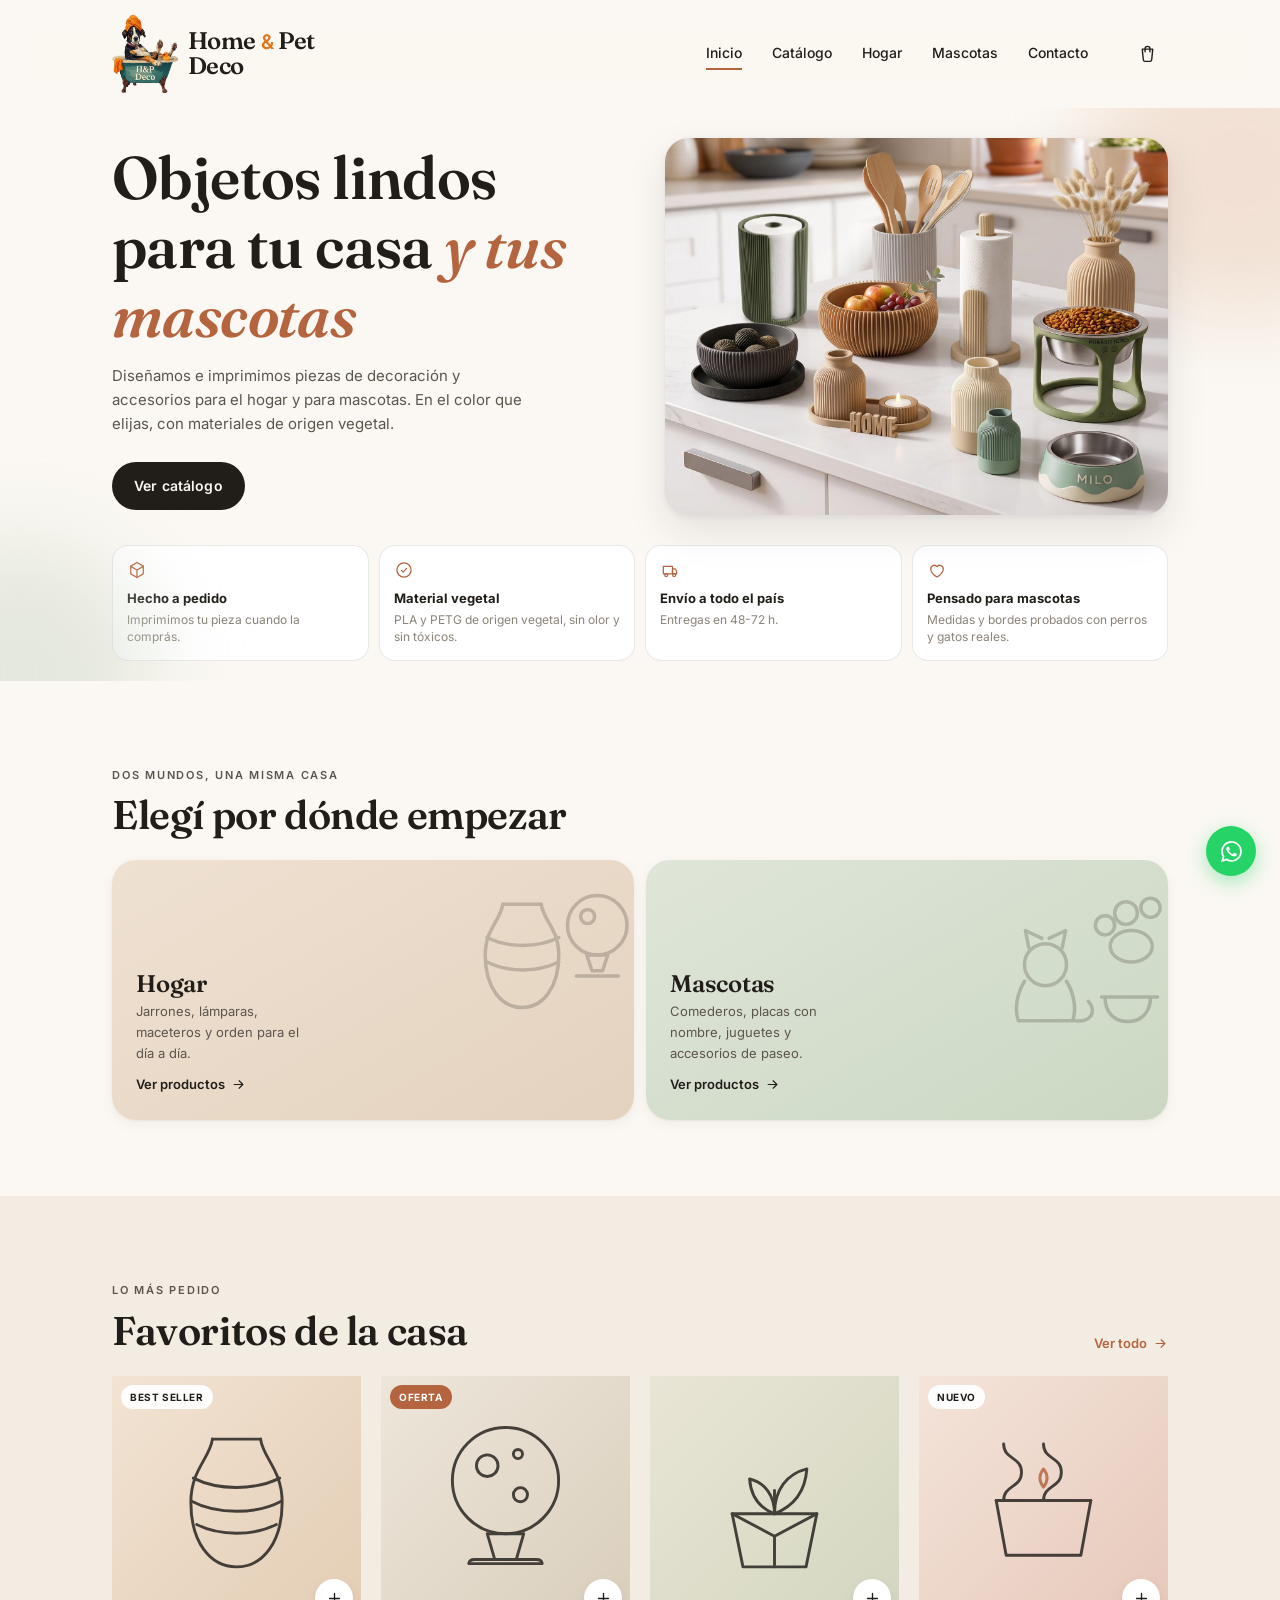
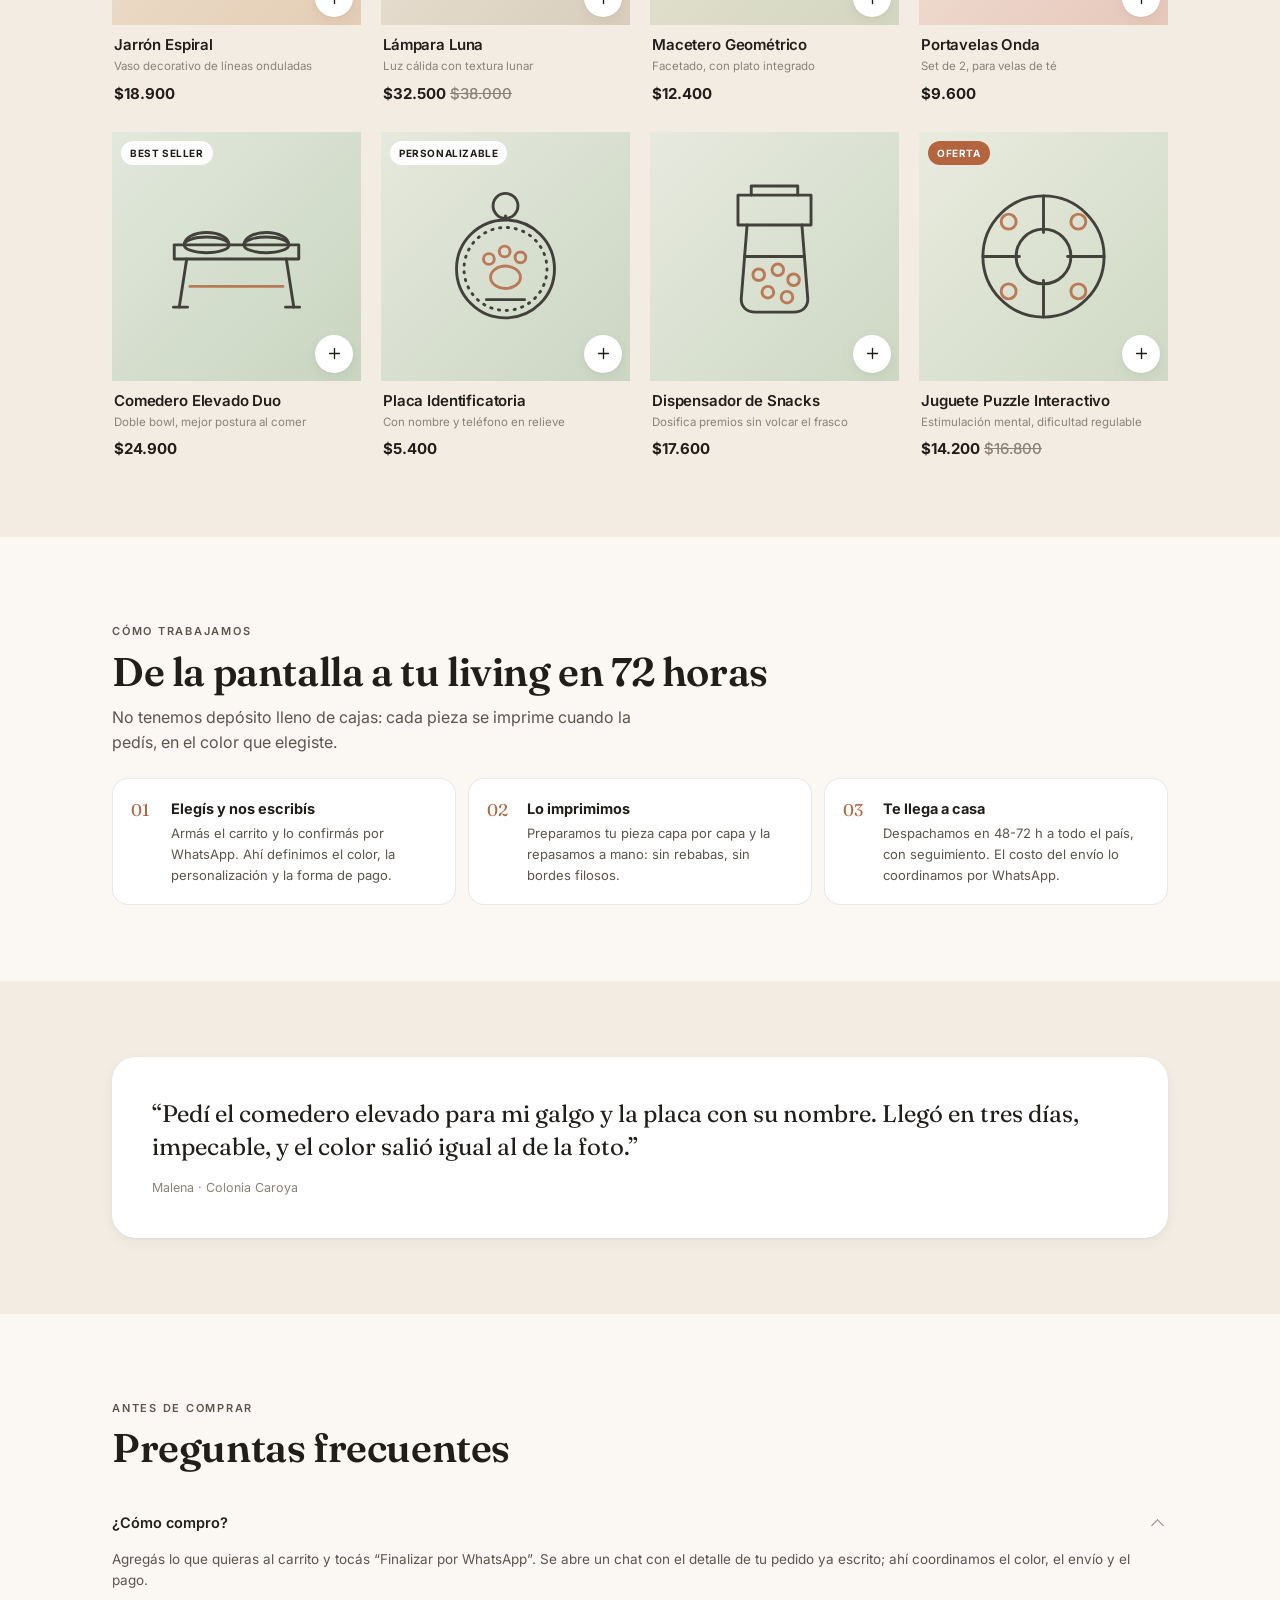
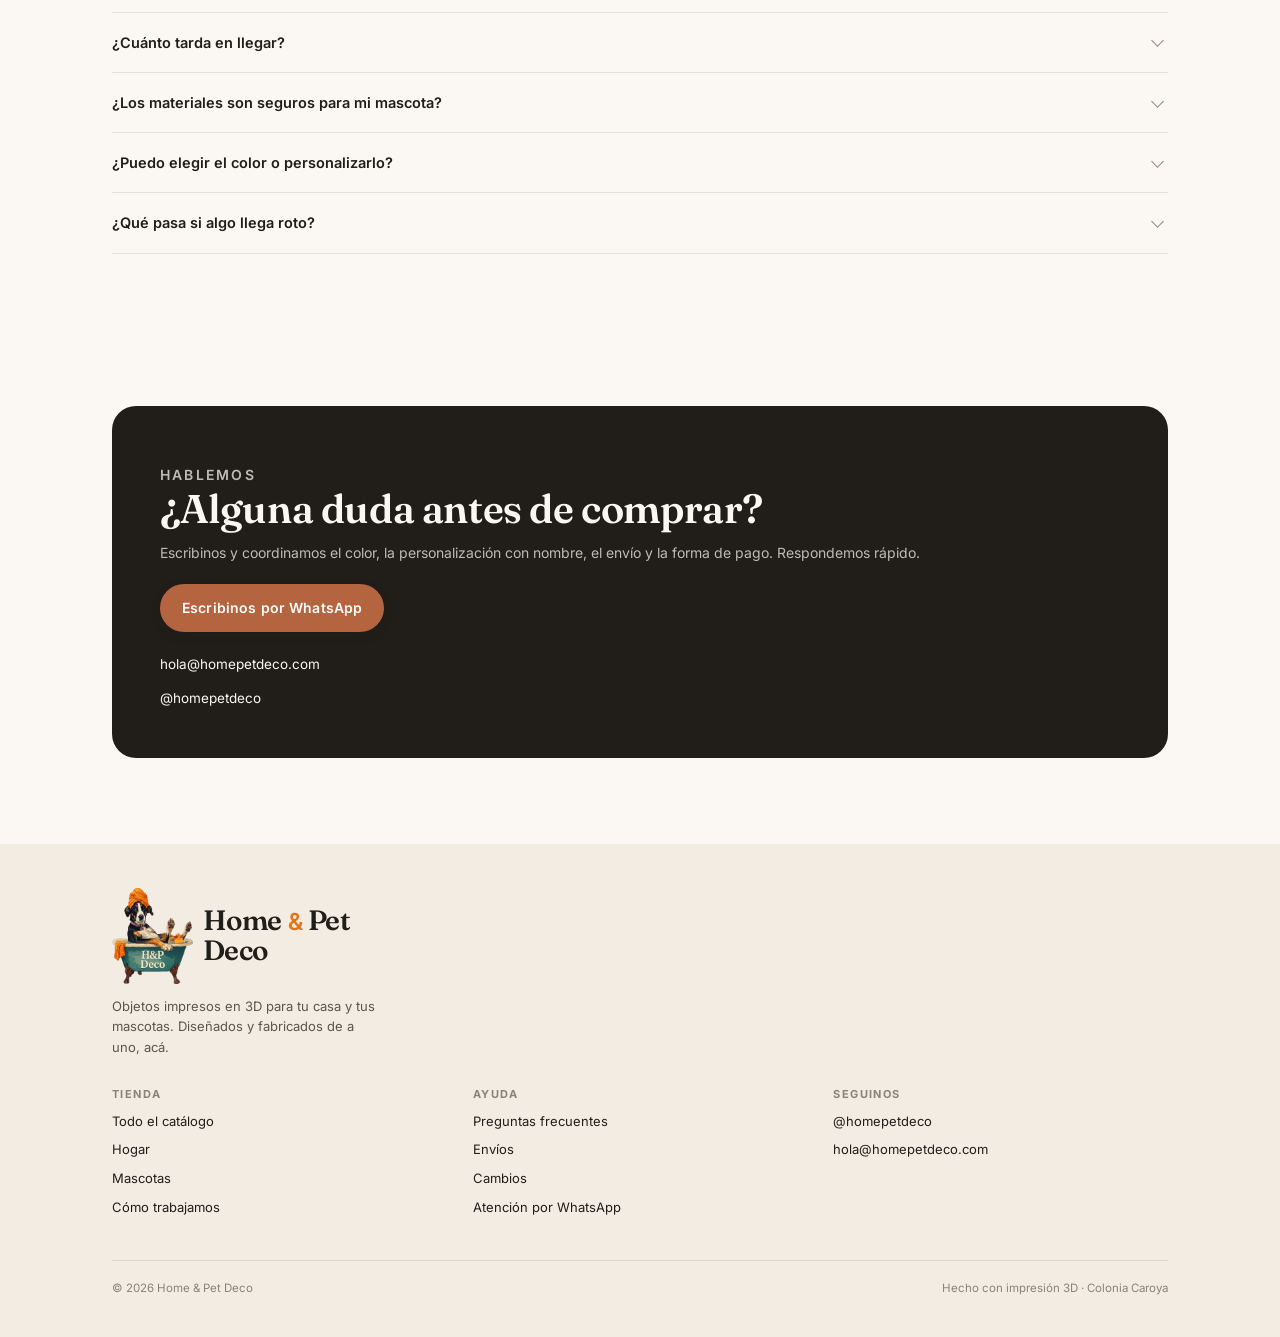
<file: index.html>
<!DOCTYPE html>
<html lang="es">
<head>
<meta charset="utf-8">
<meta name="viewport" content="width=device-width, initial-scale=1, viewport-fit=cover">
<title>Home &amp; Pet Deco — Deco para tu casa y tus mascotas, impresa en 3D</title>
<meta name="description" content="Objetos de decoración para el hogar y accesorios para perros y gatos, impresos en 3D a pedido. Envío a todo el país.">
<meta name="theme-color" content="#FBF8F3">
<meta property="og:type" content="website">
<meta property="og:url" content="https://homeandpetdeco.com.ar/">
<meta property="og:site_name" content="Home &amp; Pet Deco">
<meta property="og:title" content="Home &amp; Pet Deco — Deco para tu casa y tus mascotas, impresa en 3D">
<meta property="og:description" content="Objetos de decoración para el hogar y accesorios para perros y gatos, impresos en 3D a pedido. Envío a todo el país.">
<meta property="og:image" content="https://homeandpetdeco.com.ar/assets/img/hero.jpg">
<meta name="twitter:card" content="summary_large_image">
<link rel="canonical" href="https://homeandpetdeco.com.ar/">
<link rel="icon" href="assets/img/favicon.png" type="image/png" sizes="64x64">
<link rel="apple-touch-icon" href="assets/img/apple-touch-icon.png">
<link rel="preconnect" href="https://fonts.googleapis.com">
<link rel="preconnect" href="https://fonts.gstatic.com" crossorigin>
<link href="https://fonts.googleapis.com/css2?family=Fraunces:ital,opsz,wght@0,9..144,500;0,9..144,600;1,9..144,500&family=Inter:wght@400;500;600;700&display=swap" rel="stylesheet">
<link rel="stylesheet" href="assets/css/styles.css?v=20261021">
</head>
<body>

<header class="header">
  <div class="header__inner">
    <a class="brand" href="index.html">
      <img class="brand__logo" src="assets/img/logo-header.png" alt="" width="241" height="288">
      <span class="brand__name">Home <em>&amp;</em> Pet<br>Deco</span>
    </a>

    <nav class="nav-desktop" aria-label="Navegación principal">
      <a href="index.html" class="is-active">Inicio</a>
      <a href="catalogo.html" class="">Catálogo</a>
      <a href="catalogo.html?cat=hogar">Hogar</a>
      <a href="catalogo.html?cat=mascotas">Mascotas</a>
      <a href="index.html#contacto">Contacto</a>
    </nav>

    <button class="icon-btn" data-open-cart aria-label="Abrir carrito">
      <svg viewBox="0 0 24 24" aria-hidden="true"><path d="M6 7h12l-1.2 12.2a2 2 0 0 1-2 1.8H9.2a2 2 0 0 1-2-1.8L6 7Z"/><path d="M9.2 10V6.6a2.8 2.8 0 0 1 5.6 0V10"/></svg>
      <span class="cart-count" data-cart-count>0</span>
    </button>

    <button class="icon-btn burger" data-open-menu aria-label="Abrir menú">
      <svg viewBox="0 0 24 24" aria-hidden="true"><path d="M4 7h16M4 12h16M4 17h16"/></svg>
    </button>
  </div>
</header>

<div class="mobile-menu" data-menu role="dialog" aria-modal="true" aria-label="Menú">
  <div class="mobile-menu__top">
    <span class="brand">
      <img class="brand__logo" src="assets/img/logo-header.png" alt="" width="241" height="288">
      <span class="brand__name">Home <em>&amp;</em> Pet<br>Deco</span>
    </span>
    <button class="icon-btn" data-close aria-label="Cerrar menú">
      <svg viewBox="0 0 24 24" aria-hidden="true"><path d="M6 6l12 12M18 6L6 18"/></svg>
    </button>
  </div>
  <nav>
    <a class="mobile-link" href="index.html">Inicio</a>
    <a class="mobile-link" href="catalogo.html">Catálogo<small>Todos los productos</small></a>
    <a class="mobile-link" href="catalogo.html?cat=hogar">Hogar<small>Jarrones, lámparas, maceteros</small></a>
    <a class="mobile-link" href="catalogo.html?cat=mascotas">Mascotas<small>Comederos, placas, juguetes</small></a>
    <a class="mobile-link" href="index.html#proceso">Cómo trabajamos</a>
    <a class="mobile-link" href="index.html#contacto">Contacto</a>
  </nav>
  <div class="mobile-menu__foot">
    <a class="btn btn--clay btn--block" data-wa="¡Hola! Quería hacerles una consulta.">Escribinos por WhatsApp</a>
    <a class="btn btn--ghost btn--block" data-ig>Instagram</a>
  </div>
</div>
<main>
  <!-- ================= HERO ================= -->
  <section class="hero">
    <div class="hero__blob hero__blob--a"></div>
    <div class="hero__blob hero__blob--b"></div>
    <div class="wrap hero__inner">
      <div>
        <h1 class="h-xl">Objetos lindos para tu casa <em>y tus mascotas</em></h1>
        <p class="lead">Diseñamos e imprimimos piezas de decoración y accesorios para el hogar y para mascotas. En el color que elijas, con materiales de origen vegetal.</p>
        <div class="hero__cta">
          <a class="btn btn--primary" href="catalogo.html">Ver catálogo</a>
        </div>
      </div>
      <div class="hero__art reveal">
        <img src="assets/img/hero.jpg" alt="Piezas impresas en 3D sobre una mesada: portarrollos, bowls, jarrones, portavelas y comederos para mascotas" width="1600" height="1200" fetchpriority="high">
      </div>
    </div>
    <div class="wrap">
      <div class="values">
        <div class="value reveal">
          <svg viewBox="0 0 24 24" aria-hidden="true"><path d="M12 3l7.5 4.3v9.4L12 21l-7.5-4.3V7.3L12 3Z"/><path d="M12 12l7.5-4.3M12 12v9M12 12L4.5 7.7"/></svg>
          <b>Hecho a pedido</b><small>Imprimimos tu pieza cuando la comprás.</small>
        </div>
        <div class="value reveal">
          <svg viewBox="0 0 24 24" aria-hidden="true"><circle cx="12" cy="12" r="8.5"/><path d="M9 12.5l2 2 4-4.5"/></svg>
          <b>Material vegetal</b><small>PLA y PETG de origen vegetal, sin olor y sin tóxicos.</small>
        </div>
        <div class="value reveal">
          <svg viewBox="0 0 24 24" aria-hidden="true"><path d="M4 7.5h11v9H4z"/><path d="M15 10.5h3.2l1.8 3v3H15z"/><circle cx="7.5" cy="18" r="1.8"/><circle cx="17" cy="18" r="1.8"/></svg>
          <b>Envío a todo el país</b><small>Entregas en 48-72 h.</small>
        </div>
        <div class="value reveal">
          <svg viewBox="0 0 24 24" aria-hidden="true"><path d="M12 20.5s-7.5-4.4-7.5-9.6A4.2 4.2 0 0 1 12 8a4.2 4.2 0 0 1 7.5 2.9c0 5.2-7.5 9.6-7.5 9.6Z"/></svg>
          <b>Pensado para mascotas</b><small>Medidas y bordes probados con perros y gatos reales.</small>
        </div>
      </div>
    </div>
  </section>

  <!-- ================= CATEGORÍAS ================= -->
  <section class="section">
    <div class="wrap">
      <div class="section__head">
        <p class="eyebrow">Dos mundos, una misma casa</p>
        <h2 class="h-l">Elegí por dónde empezar</h2>
      </div>
      <div class="cats">
        <a class="cat cat--home reveal" href="catalogo.html?cat=hogar">
          <img class="cat__art" src="assets/img/cat-hogar.svg" alt="" aria-hidden="true" width="240" height="240">
          <div class="cat__body">
            <h3>Hogar</h3>
            <p>Jarrones, lámparas, maceteros y orden para el día a día.</p>
            <span class="link-arrow">Ver productos <svg viewBox="0 0 24 24" aria-hidden="true"><path d="M5 12h14M13 6l6 6-6 6"/></svg></span>
          </div>
        </a>
        <a class="cat cat--pet reveal" href="catalogo.html?cat=mascotas">
          <img class="cat__art" src="assets/img/cat-mascotas.svg" alt="" aria-hidden="true" width="240" height="240">
          <div class="cat__body">
            <h3>Mascotas</h3>
            <p>Comederos, placas con nombre, juguetes y accesorios de paseo.</p>
            <span class="link-arrow">Ver productos <svg viewBox="0 0 24 24" aria-hidden="true"><path d="M5 12h14M13 6l6 6-6 6"/></svg></span>
          </div>
        </a>
      </div>
    </div>
  </section>

  <!-- ================= DESTACADOS ================= -->
  <section class="section section--tint" id="destacados">
    <div class="wrap">
      <div class="section__head section__head--row">
        <div>
          <p class="eyebrow">Lo más pedido</p>
          <h2 class="h-l">Favoritos de la casa</h2>
        </div>
        <a class="link-arrow" href="catalogo.html">Ver todo <svg viewBox="0 0 24 24" aria-hidden="true"><path d="M5 12h14M13 6l6 6-6 6"/></svg></a>
      </div>
      <div class="grid" data-grid-destacados></div>
    </div>
  </section>

  <!-- ================= PROCESO ================= -->
  <section class="section" id="proceso">
    <div class="wrap">
      <div class="section__head">
        <p class="eyebrow">Cómo trabajamos</p>
        <h2 class="h-l">De la pantalla a tu living en 72 horas</h2>
        <p>No tenemos depósito lleno de cajas: cada pieza se imprime cuando la pedís, en el color que elegiste.</p>
      </div>
      <div class="steps">
        <div class="step reveal"><b>Elegís y nos escribís</b><p>Armás el carrito y lo confirmás por WhatsApp. Ahí definimos el color, la personalización y la forma de pago.</p></div>
        <div class="step reveal"><b>Lo imprimimos</b><p>Preparamos tu pieza capa por capa y la repasamos a mano: sin rebabas, sin bordes filosos.</p></div>
        <div class="step reveal"><b>Te llega a casa</b><p>Despachamos en 48-72 h a todo el país, con seguimiento. El costo del envío lo coordinamos por WhatsApp.</p></div>
      </div>
    </div>
  </section>

  <!-- ================= TESTIMONIO ================= -->
  <section class="section section--tint">
    <div class="wrap">
      <div class="quote reveal">
        <p>“Pedí el comedero elevado para mi galgo y la placa con su nombre. Llegó en tres días, impecable, y el color salió igual al de la foto.”</p>
        <footer>Malena · Colonia Caroya</footer>
      </div>
    </div>
  </section>

  <!-- ================= FAQ ================= -->
  <section class="section" id="faq">
    <div class="wrap">
      <div class="section__head">
        <p class="eyebrow">Antes de comprar</p>
        <h2 class="h-l">Preguntas frecuentes</h2>
      </div>
      <div class="faq">
        <details open>
          <summary>¿Cómo compro?</summary>
          <p>Agregás lo que quieras al carrito y tocás “Finalizar por WhatsApp”. Se abre un chat con el detalle de tu pedido ya escrito; ahí coordinamos el color, el envío y el pago.</p>
        </details>
        <details>
          <summary>¿Cuánto tarda en llegar?</summary>
          <p>Lo que está en stock sale al día siguiente. Lo que se imprime a pedido tarda 48 o 72 h, según la pieza (lo aclara cada producto), más el tiempo del correo.</p>
        </details>
        <details>
          <summary>¿Los materiales son seguros para mi mascota?</summary>
          <p>Sí. Usamos PLA de origen vegetal y PETG, sin BPA. Los comederos vienen con bowls de acero inoxidable removibles y los juguetes se desarman por completo para lavarlos.</p>
        </details>
        <details>
          <summary>¿Puedo elegir el color o personalizarlo?</summary>
          <p>Sí. Cada pieza se imprime en el color que elijas entre los que tenemos disponibles, y los productos que lo permiten —como la placa identificatoria— los grabamos con el nombre y el teléfono que nos pases.</p>
        </details>
        <details>
          <summary>¿Qué pasa si algo llega roto?</summary>
          <p>Lo reimprimimos y te lo enviamos de nuevo sin costo. Tenés 30 días desde que recibís el pedido.</p>
        </details>
      </div>
    </div>
  </section>

  <!-- ================= CONTACTO ================= -->
  <section class="section" id="contacto">
    <div class="wrap">
      <div class="contact-card reveal">
        <p class="eyebrow">Hablemos</p>
        <h2 class="h-l">¿Alguna duda antes de comprar?</h2>
        <p>Escribinos y coordinamos el color, la personalización con nombre, el envío y la forma de pago. Respondemos rápido.</p>
        <a class="btn btn--clay" data-wa="¡Hola! Quería hacerles una consulta sobre un producto.">Escribinos por WhatsApp</a>
        <div class="contact-list">
          <a data-email="texto"><svg viewBox="0 0 24 24" aria-hidden="true"><path d="M3.5 6.5h17v11h-17z"/><path d="M3.5 7l8.5 6 8.5-6"/></svg>hola@homepetdeco.com</a>
          <a data-ig="texto"><svg viewBox="0 0 24 24" aria-hidden="true"><rect x="3.8" y="3.8" width="16.4" height="16.4" rx="5"/><circle cx="12" cy="12" r="4"/><circle cx="17" cy="7" r="1"/></svg>@homepetdeco</a>
        </div>
      </div>
    </div>
  </section>
</main>

<script type="application/ld+json">
{
  "@context": "https://schema.org",
  "@type": "Store",
  "name": "Home & Pet Deco",
  "url": "https://homeandpetdeco.com.ar",
  "description": "Objetos de decoración para el hogar y accesorios para mascotas impresos en 3D.",
  "image": "https://homeandpetdeco.com.ar/assets/img/hero.jpg",
  "address": { "@type": "PostalAddress", "addressLocality": "Colonia Caroya", "addressRegion": "Córdoba", "addressCountry": "AR" },
  "sameAs": ["https://instagram.com/homepetdeco"]
}
</script>
<footer class="footer">
  <div class="wrap">
    <a class="brand" href="index.html">
      <img class="brand__logo" src="assets/img/logo-header.png" alt="" width="241" height="288">
      <span class="brand__name">Home <em>&amp;</em> Pet<br>Deco</span>
    </a>
    <p class="footer__about">Objetos impresos en 3D para tu casa y tus mascotas. Diseñados y fabricados de a uno, acá.</p>

    <div class="footer__cols">
      <div>
        <h4>Tienda</h4>
        <ul>
          <li><a href="catalogo.html">Todo el catálogo</a></li>
          <li><a href="catalogo.html?cat=hogar">Hogar</a></li>
          <li><a href="catalogo.html?cat=mascotas">Mascotas</a></li>
          <li><a href="index.html#proceso">Cómo trabajamos</a></li>
        </ul>
      </div>
      <div>
        <h4>Ayuda</h4>
        <ul>
          <li><a href="index.html#faq">Preguntas frecuentes</a></li>
          <li><a href="index.html#faq">Envíos</a></li>
          <li><a href="index.html#faq">Cambios</a></li>
          <li><a data-wa="¡Hola! Quería hacerles una consulta.">Atención por WhatsApp</a></li>
        </ul>
      </div>
      <div>
        <h4>Seguinos</h4>
        <ul>
          <li><a data-ig="texto">@homepetdeco</a></li>
          <li><a data-email="texto">hola@homepetdeco.com</a></li>
        </ul>
      </div>
    </div>

    <div class="footer__bottom">
      <span>© <span data-year>2026</span> Home &amp; Pet Deco</span>
      <span>Hecho con impresión 3D · Colonia Caroya</span>
    </div>
  </div>
</footer>

<div class="overlay" data-overlay data-close></div>

<aside class="drawer" data-drawer role="dialog" aria-modal="true" aria-label="Carrito">
  <div class="drawer__head">
    <h2>Tu carrito</h2>
    <button class="icon-btn" data-close aria-label="Cerrar carrito">
      <svg viewBox="0 0 24 24" aria-hidden="true"><path d="M6 6l12 12M18 6L6 18"/></svg>
    </button>
  </div>
  <div class="drawer__body" data-cart-body></div>
  <div class="drawer__foot" data-cart-foot hidden>
    <div class="drawer__total"><span>Total</span><b data-cart-total>$0</b></div>
    <p class="drawer__note" data-cart-note></p>
    <button class="btn btn--clay btn--block" data-checkout>Finalizar por WhatsApp</button>
  </div>
</aside>

<a class="fab" data-wa="¡Hola! Quería hacerles una consulta." aria-label="Escribinos por WhatsApp">
  <svg viewBox="0 0 24 24" aria-hidden="true"><path d="M12.04 2C6.58 2 2.13 6.45 2.13 11.91c0 1.75.46 3.45 1.32 4.95L2 22l5.25-1.38a9.9 9.9 0 0 0 4.79 1.22h.01c5.46 0 9.91-4.45 9.91-9.91 0-2.65-1.03-5.14-2.9-7.01A9.82 9.82 0 0 0 12.04 2Zm0 18.15h-.01a8.2 8.2 0 0 1-4.19-1.15l-.3-.18-3.12.82.83-3.04-.2-.31a8.18 8.18 0 0 1-1.26-4.38c0-4.54 3.7-8.23 8.25-8.23 2.2 0 4.27.86 5.83 2.41a8.19 8.19 0 0 1 2.41 5.83c0 4.54-3.7 8.23-8.24 8.23Zm4.52-6.16c-.25-.12-1.47-.72-1.69-.81-.23-.08-.39-.12-.56.13-.16.24-.64.8-.78.97-.15.16-.29.18-.53.06-.25-.13-1.05-.39-1.99-1.23-.74-.66-1.23-1.47-1.38-1.71-.14-.25-.01-.38.11-.5.11-.11.25-.29.37-.43.13-.15.17-.25.25-.41.08-.17.04-.31-.02-.43-.06-.12-.56-1.34-.76-1.84-.2-.48-.4-.42-.56-.43h-.47c-.17 0-.43.06-.66.31-.22.25-.87.85-.87 2.07s.89 2.4 1.02 2.56c.12.17 1.75 2.67 4.23 3.74.59.26 1.05.41 1.41.52.59.19 1.13.16 1.56.1.48-.07 1.47-.6 1.67-1.18.21-.58.21-1.07.15-1.18-.06-.11-.22-.17-.47-.29Z" /></svg>
</a>

<script src="assets/js/data.js?v=20261021"></script>
<script src="assets/js/app.js?v=20261021"></script>
</body>
</html>
</file>
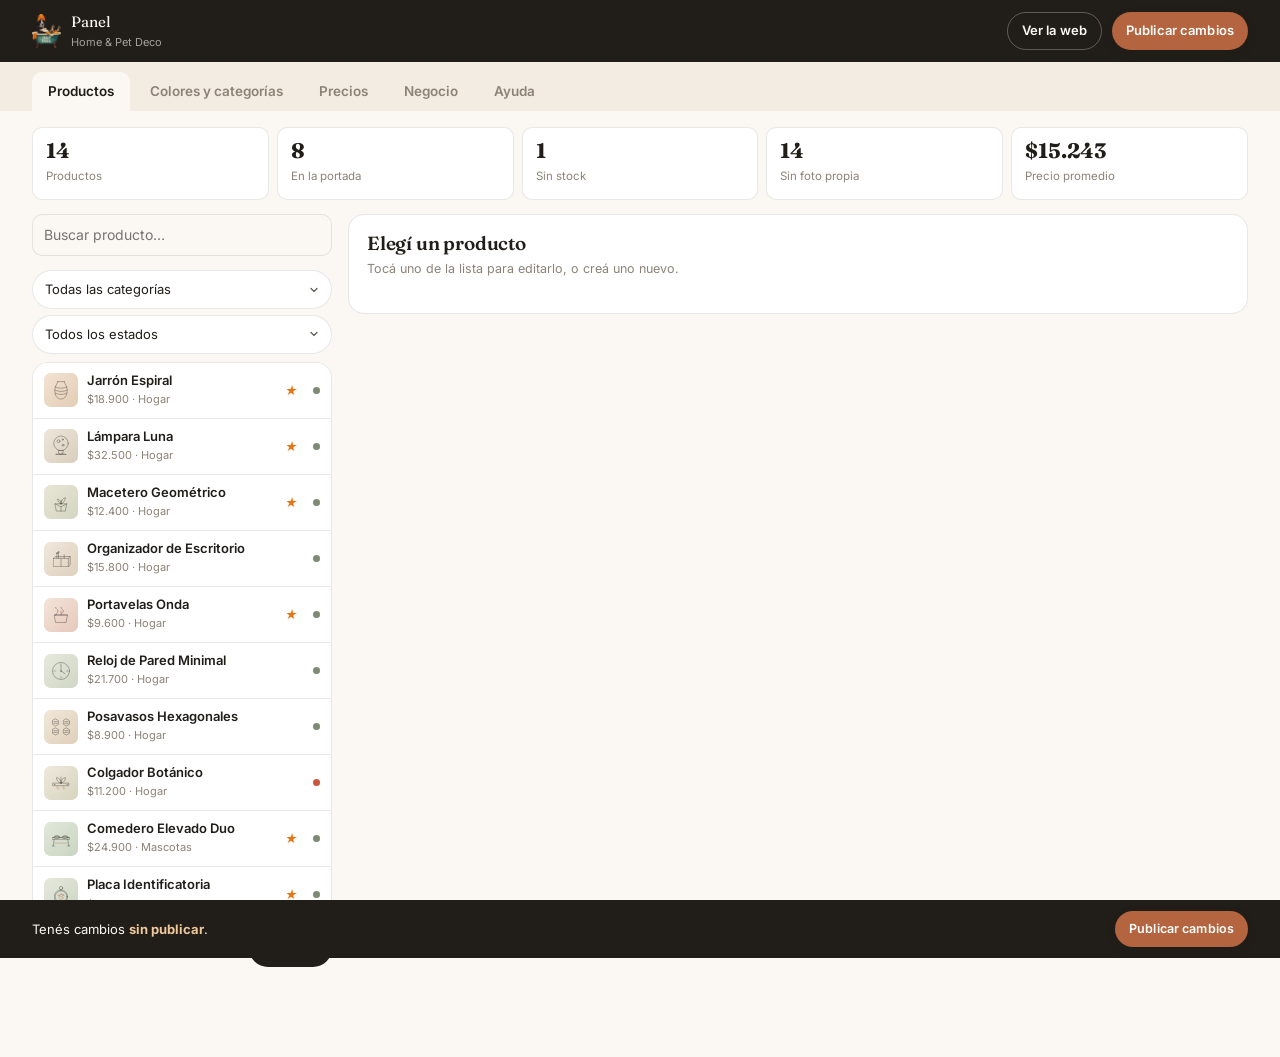
<file: admin.html>
<!DOCTYPE html>
<html lang="es">
<head>
<meta charset="utf-8">
<meta name="viewport" content="width=device-width, initial-scale=1, viewport-fit=cover">
<title>Panel · Home &amp; Pet Deco</title>
<meta name="robots" content="noindex, nofollow">
<meta name="theme-color" content="#211E1A">
<link rel="icon" href="assets/img/favicon.png" type="image/png" sizes="64x64">
<link rel="preconnect" href="https://fonts.googleapis.com">
<link rel="preconnect" href="https://fonts.gstatic.com" crossorigin>
<link href="https://fonts.googleapis.com/css2?family=Fraunces:ital,opsz,wght@0,9..144,500;0,9..144,600;1,9..144,500&family=Inter:wght@400;500;600;700&display=swap" rel="stylesheet">
<link rel="stylesheet" href="assets/css/styles.css?v=20260910">
<link rel="stylesheet" href="assets/css/admin.css?v=20260910">
</head>
<body class="admin">

<header class="abar">
  <img class="abar__logo" src="assets/img/logo-header.png" alt="">
  <div class="abar__t">Panel<small>Home &amp; Pet Deco</small></div>
  <a class="btn btn--ghost" href="index.html" target="_blank" rel="noopener">Ver la web</a>
  <button class="btn btn--clay" data-exportar>Publicar cambios</button>
</header>

<nav class="tabs" role="tablist">
  <button class="tab" role="tab" data-tab="productos" aria-selected="true">Productos</button>
  <button class="tab" role="tab" data-tab="colores" aria-selected="false">Colores y categorías</button>
  <button class="tab" role="tab" data-tab="precios" aria-selected="false">Precios</button>
  <button class="tab" role="tab" data-tab="negocio" aria-selected="false">Negocio</button>
  <button class="tab" role="tab" data-tab="ayuda" aria-selected="false">Ayuda</button>
</nav>

<!-- ===================== PRODUCTOS ===================== -->
<main class="panel" data-panel="productos">
  <div class="resumen" data-resumen></div>

  <div class="cols">
    <div class="lista-wrap">
      <div class="filtros">
        <input class="buscador" type="text" data-buscador placeholder="Buscar producto…" aria-label="Buscar producto">
        <select class="select" data-filtro-cat aria-label="Filtrar por categoría"></select>
        <select class="select" data-filtro-estado aria-label="Filtrar por estado">
          <option value="todos">Todos los estados</option>
          <option value="destacados">Solo los de la portada</option>
          <option value="sin-stock">Solo sin stock</option>
          <option value="sin-foto">Solo sin foto propia</option>
        </select>
      </div>
      <div class="lista" data-lista></div>
      <div style="display:flex;align-items:center;gap:8px;margin-top:9px">
        <small style="color:var(--ink-mute);font-size:12px" data-total></small>
        <button class="btn btn--primary" style="min-height:38px;padding:0 14px;font-size:13px;margin-left:auto" data-nuevo>+ Nuevo</button>
      </div>
    </div>

    <div>
      <div class="form" data-vacio>
        <h2>Elegí un producto</h2>
        <p class="form__sub">Tocá uno de la lista para editarlo, o creá uno nuevo.</p>
      </div>

      <form class="form" data-form hidden autocomplete="off">
        <h2>Editar producto</h2>
        <p class="form__sub">Los cambios se guardan solos en este navegador. Al terminar, tocá "Publicar cambios".</p>

        <div class="campos">
          <div class="ancho">
            <label>Foto del producto</label>
            <div class="foto" data-foto></div>
            <input type="file" accept="image/*" data-archivo hidden>
            <p class="ayuda">Se recorta cuadrada y se achica sola. Subí la foto original: de eso se encarga el panel.</p>
          </div>

          <div class="ancho">
            <label for="c-nombre">Nombre</label>
            <input id="c-nombre" name="nombre" type="text" placeholder="Jarrón Espiral">
          </div>

          <div>
            <label for="c-id">Identificador <span>(nombre interno, sin espacios)</span></label>
            <input id="c-id" name="id" type="text" placeholder="jarron-espiral">
            <p class="error" data-error-id></p>
          </div>

          <div>
            <label for="c-categoria">Categoría</label>
            <select id="c-categoria" name="categoria" class="campo"></select>
          </div>

          <div>
            <label for="c-precio">Precio</label>
            <input id="c-precio" name="precio" type="number" min="0" step="100" placeholder="18900">
          </div>

          <div>
            <label for="c-precioAnterior">Precio anterior <span>(vacío = sin oferta)</span></label>
            <input id="c-precioAnterior" name="precioAnterior" type="number" min="0" step="100">
          </div>

          <div>
            <label for="c-etiqueta">Etiqueta <span>(vacío = ninguna)</span></label>
            <input id="c-etiqueta" name="etiqueta" type="text" list="etiquetas" placeholder="Best seller">
            <datalist id="etiquetas">
              <option value="Best seller"></option><option value="Nuevo"></option>
              <option value="Oferta"></option><option value="Personalizable"></option>
            </datalist>
          </div>

          <div class="check">
            <input id="c-destacado" name="destacado" type="checkbox">
            <label for="c-destacado" style="margin:0">Mostrar en la portada</label>
          </div>

          <div class="ancho">
            <label for="c-resumen">Resumen <span>(la línea que se ve bajo el nombre)</span></label>
            <input id="c-resumen" name="resumen" type="text" placeholder="Vaso decorativo de líneas onduladas">
          </div>

          <div class="ancho">
            <label for="c-descripcion">Descripción</label>
            <textarea id="c-descripcion" name="descripcion" placeholder="Contá de qué se trata la pieza, para qué sirve y qué incluye."></textarea>
          </div>

          <div class="ancho">
            <label>Colores disponibles <span>(se administran en la pestaña "Colores y categorías")</span></label>
            <div class="colores" data-colores></div>
          </div>

          <div>
            <label for="c-medidas">Medidas</label>
            <input id="c-medidas" name="medidas" type="text" placeholder="12 × 12 × 24 cm">
          </div>

          <div>
            <label for="c-material">Material</label>
            <input id="c-material" name="material" type="text" list="materiales">
            <datalist id="materiales">
              <option value="PLA de origen vegetal"></option><option value="PLA reciclado"></option>
              <option value="PETG"></option><option value="PETG apto contacto seco"></option>
            </datalist>
          </div>

          <div>
            <label for="c-tiempo">Disponibilidad</label>
            <input id="c-tiempo" name="tiempo" type="text" list="tiempos">
            <datalist id="tiempos">
              <option value="Entrega inmediata"></option><option value="Se imprime en 24 h"></option>
              <option value="Se imprime en 48 h"></option><option value="Se imprime en 72 h"></option>
            </datalist>
          </div>

          <div class="check">
            <input id="c-stock" name="stock" type="checkbox">
            <label for="c-stock" style="margin:0">Se puede comprar</label>
          </div>
        </div>

        <div class="acciones">
          <span class="crece"></span>
          <button class="btn btn--ghost" type="button" data-subir title="Mover arriba">↑</button>
          <button class="btn btn--ghost" type="button" data-bajar title="Mover abajo">↓</button>
          <button class="btn btn--ghost" type="button" data-duplicar>Duplicar</button>
          <button class="btn btn--peligro" type="button" data-eliminar>Eliminar</button>
        </div>

        <div class="previa">
          <h3>Así se va a ver</h3>
          <div data-previa></div>
        </div>
      </form>
    </div>
  </div>
</main>

<!-- ===================== COLORES Y CATEGORÍAS ===================== -->
<main class="panel" data-panel="colores" hidden>
  <div class="bloque">
    <h2>Colores de filamento</h2>
    <p>Son los que aparecen para elegir en cada producto. Podés cambiarles el nombre o el tono tocando directamente.</p>
    <div data-lista-colores></div>
    <div class="alta">
      <input type="color" data-color-nuevo-hex value="#B4643E" aria-label="Tono del color nuevo">
      <input type="text" data-color-nuevo placeholder="Nombre del color nuevo" aria-label="Nombre del color nuevo">
      <button class="btn btn--clay" type="button" data-agregar-color>Agregar</button>
    </div>
  </div>

  <div class="bloque">
    <h2>Categorías</h2>
    <p>Aparecen como filtros en el catálogo. Si agregás una, el filtro se crea solo.</p>
    <div data-lista-categorias></div>
    <div class="alta">
      <input type="text" data-categoria-nueva placeholder="Nombre de la categoría nueva" aria-label="Nombre de la categoría nueva">
      <button class="btn btn--clay" type="button" data-agregar-categoria>Agregar</button>
    </div>
    <p class="ayuda" style="margin-top:12px">
      El menú de arriba del sitio tiene los enlaces a Hogar y Mascotas escritos a mano. Si agregás
      una categoría y querés que aparezca también ahí, avisame y la sumo.
    </p>
  </div>
</main>

<!-- ===================== PRECIOS ===================== -->
<main class="panel" data-panel="precios" hidden>
  <div class="bloque">
    <h2>Actualizar precios en masa</h2>
    <p>Para cuando sube todo y hay que remarcar el catálogo entero. Se aplica también al precio anterior de los productos en oferta.</p>
    <div class="precios">
      <div>
        <label for="pct">Porcentaje</label>
        <input id="pct" type="number" data-pct step="1" placeholder="10">
        <p class="ayuda">Negativo para bajar: -15</p>
      </div>
      <div>
        <label for="pct-alcance">Aplicar a</label>
        <select id="pct-alcance" class="select" data-pct-alcance>
          <option value="todos">Todo el catálogo</option>
        </select>
      </div>
      <div>
        <label for="pct-redondeo">Redondear a</label>
        <select id="pct-redondeo" class="select" data-pct-redondeo>
          <option value="1">Sin redondear</option>
          <option value="100" selected>Centenas</option>
          <option value="500">Múltiplos de 500</option>
          <option value="1000">Miles</option>
        </select>
      </div>
      <div>
        <button class="btn btn--clay btn--block" type="button" data-aplicar-pct>Aplicar</button>
      </div>
    </div>
    <p class="ayuda" style="margin-top:14px">
      Se puede deshacer descartando el borrador desde la pestaña "Negocio", siempre que no hayas
      publicado todavía.
    </p>
  </div>
</main>

<!-- ===================== NEGOCIO ===================== -->
<main class="panel" data-panel="negocio" hidden>
  <form class="bloque" data-config autocomplete="off">
    <h2>Datos del negocio</h2>
    <p>Es lo que usan los botones de contacto y el formato de los precios.</p>
    <div class="campos">
      <div>
        <label for="n-nombre">Nombre</label>
        <input id="n-nombre" name="nombre" type="text">
      </div>
      <div>
        <label for="n-whatsapp">WhatsApp</label>
        <input id="n-whatsapp" name="whatsapp" type="text" placeholder="5493511234567">
        <p class="ayuda">Formato internacional, sin +, sin espacios ni guiones. Para Córdoba: 549351…</p>
      </div>
      <div>
        <label for="n-email">Correo</label>
        <input id="n-email" name="email" type="text">
      </div>
      <div>
        <label for="n-instagram">Instagram <span>(solo el usuario)</span></label>
        <input id="n-instagram" name="instagram" type="text" placeholder="homepetdeco">
      </div>
      <div>
        <label for="n-ciudad">Ciudad</label>
        <input id="n-ciudad" name="ciudad" type="text">
      </div>
      <div>
        <label for="n-simbolo">Símbolo de moneda</label>
        <input id="n-simbolo" name="simbolo" type="text">
      </div>
    </div>
  </form>

  <div class="bloque">
    <h2>Empezar de nuevo</h2>
    <p>Descarta todo lo que cargaste acá, incluidas las fotos, y vuelve al catálogo que está publicado.</p>
    <button class="btn btn--peligro" data-descartar>Descartar cambios</button>
  </div>
</main>

<!-- ===================== AYUDA ===================== -->
<main class="panel" data-panel="ayuda" hidden>
  <div class="bloque">
    <h2>Cargar un producto</h2>
    <ol style="padding-left:20px;font-size:14px;line-height:1.75;color:var(--ink-soft)">
      <li>Tocá <b>+ Nuevo</b>.</li>
      <li>Subí la foto: se recorta cuadrada y se comprime sola. Podés usar la foto original del celular.</li>
      <li>Completá nombre, precio, resumen y descripción. Elegí los colores.</li>
      <li>Mirá abajo la vista previa: así se va a ver en el catálogo.</li>
      <li>Cuando termines, tocá <b>Publicar cambios</b>.</li>
    </ol>
  </div>

  <div class="bloque">
    <h2>Publicar</h2>
    <p>El panel arma un ZIP con el catálogo y las fotos, ya ordenado en las carpetas del sitio.</p>
    <ol style="padding-left:20px;font-size:14px;line-height:1.75;color:var(--ink-soft)">
      <li>Tocá <b>Publicar cambios</b> y descargá el ZIP.</li>
      <li>Descomprimilo en tu computadora.</li>
      <li>En GitHub, entrá al repositorio y tocá <b>Add file → Upload files</b>.</li>
      <li>Arrastrá la carpeta <code>assets</code> tal cual salió del ZIP.</li>
      <li><b>Commit changes</b> y esperá un par de minutos.</li>
    </ol>
  </div>

  <div class="bloque">
    <h2>Cuidado con esto</h2>
    <ul style="padding-left:20px;font-size:14px;line-height:1.7;color:var(--ink-soft);list-style:disc">
      <li>Lo que cargues vive <b>solo en este navegador</b> hasta que publiques. En otra computadora no vas a ver estos cambios.</li>
      <li>Si borrás los datos de navegación del navegador, se pierde el borrador y las fotos sin publicar.</li>
      <li>El identificador no se puede repetir entre productos.</li>
    </ul>
  </div>
</main>

<div class="aviso" data-aviso>
  <span>Tenés cambios <b>sin publicar</b>.</span>
  <button class="btn btn--clay" data-exportar>Publicar cambios</button>
</div>

<div class="toast" data-toast role="status"></div>

<div class="modal" data-modal>
  <div class="modal__caja">
    <h2>Listo para publicar</h2>
    <p>El ZIP incluye:</p>
    <ul class="zip-lista" data-resumen-zip></ul>
    <ol>
      <li>Descargá el ZIP y descomprimilo.</li>
      <li>En GitHub: <b>Add file → Upload files</b>.</li>
      <li>Arrastrá la carpeta <code>assets</code> completa y tocá <b>Commit changes</b>.</li>
    </ol>
    <details>
      <summary>Ver el contenido de data.js</summary>
      <textarea data-salida readonly aria-label="Contenido del archivo"></textarea>
    </details>
    <div class="modal__pie">
      <button class="btn btn--clay" data-descargar-zip>Descargar ZIP</button>
      <button class="btn btn--ghost" data-descargar-datos>Solo data.js</button>
      <button class="btn btn--ghost" data-copiar>Copiar el texto</button>
      <button class="btn btn--ghost" style="margin-left:auto" data-cerrar-modal>Cerrar</button>
    </div>
  </div>
</div>

<script src="assets/js/data.js?v=20260910"></script>
<script src="assets/js/admin-archivos.js?v=20260910"></script>
<script src="assets/js/admin.js?v=20260910"></script>
</body>
</html>
</file>
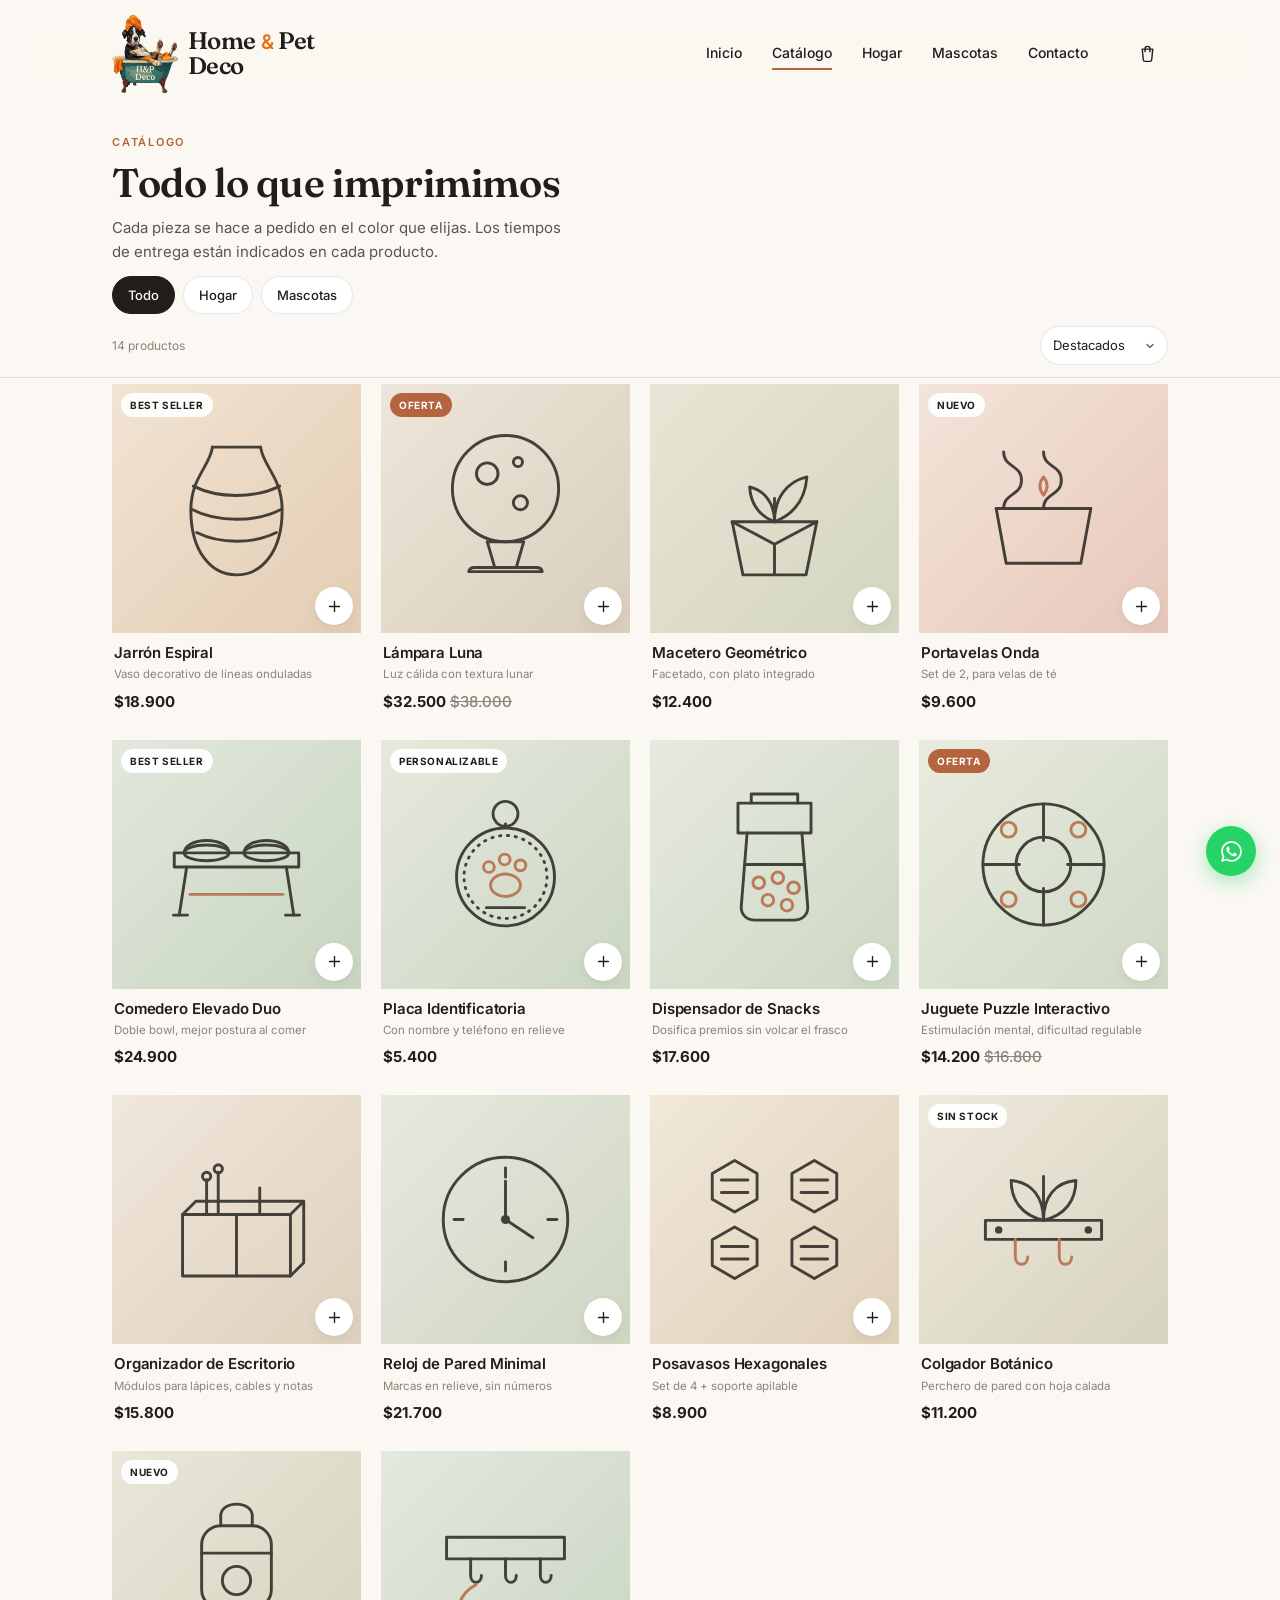
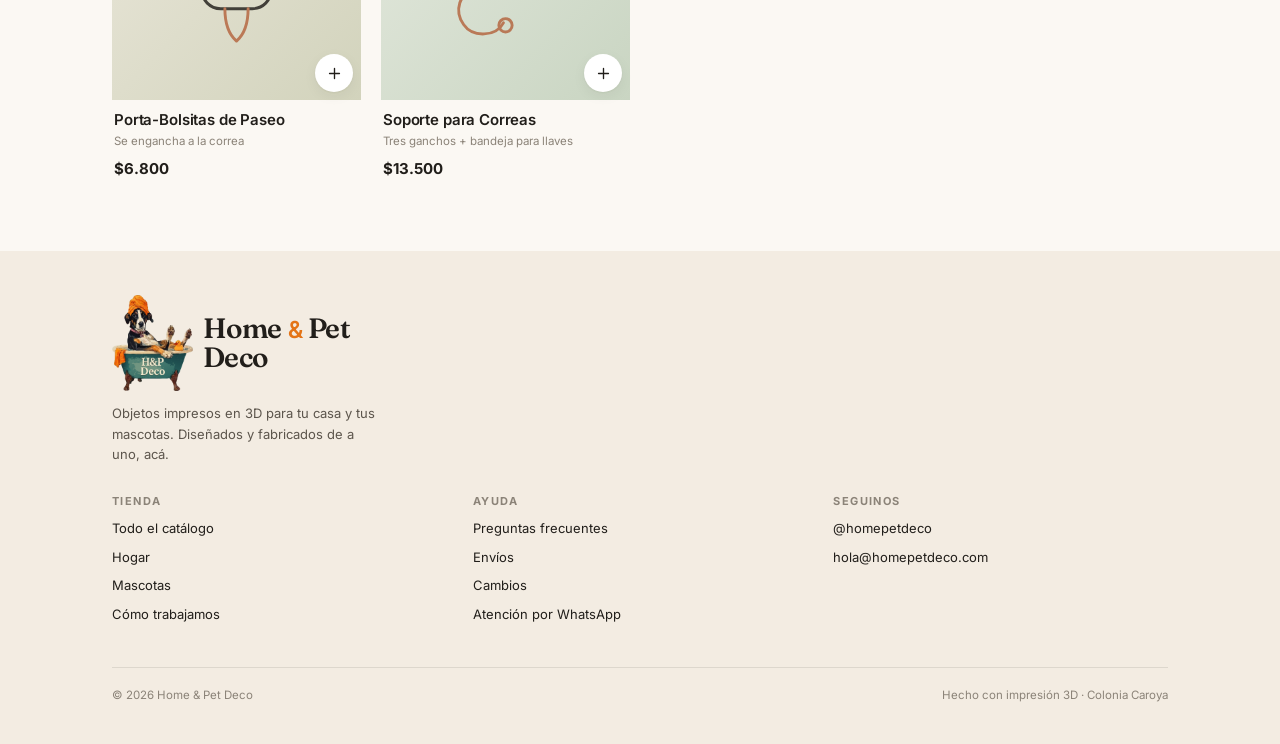
<file: catalogo.html>
<!DOCTYPE html>
<html lang="es">
<head>
<meta charset="utf-8">
<meta name="viewport" content="width=device-width, initial-scale=1, viewport-fit=cover">
<title>Catálogo — Home &amp; Pet Deco</title>
<meta name="description" content="Jarrones, lámparas, maceteros, comederos, placas con nombre y juguetes impresos en 3D. Elegí color y te lo imprimimos.">
<meta name="theme-color" content="#FBF8F3">
<meta property="og:type" content="website">
<meta property="og:url" content="https://homeandpetdeco.com.ar/catalogo.html">
<meta property="og:site_name" content="Home &amp; Pet Deco">
<meta property="og:title" content="Catálogo — Home &amp; Pet Deco">
<meta property="og:description" content="Jarrones, lámparas, maceteros, comederos, placas con nombre y juguetes impresos en 3D. Elegí color y te lo imprimimos.">
<meta property="og:image" content="https://homeandpetdeco.com.ar/assets/img/hero.jpg">
<meta name="twitter:card" content="summary_large_image">
<link rel="canonical" href="https://homeandpetdeco.com.ar/catalogo.html">
<link rel="icon" href="assets/img/favicon.png" type="image/png" sizes="64x64">
<link rel="apple-touch-icon" href="assets/img/apple-touch-icon.png">
<link rel="preconnect" href="https://fonts.googleapis.com">
<link rel="preconnect" href="https://fonts.gstatic.com" crossorigin>
<link href="https://fonts.googleapis.com/css2?family=Fraunces:ital,opsz,wght@0,9..144,500;0,9..144,600;1,9..144,500&family=Inter:wght@400;500;600;700&display=swap" rel="stylesheet">
<link rel="stylesheet" href="assets/css/styles.css?v=20261021">
</head>
<body>

<header class="header">
  <div class="header__inner">
    <a class="brand" href="index.html">
      <img class="brand__logo" src="assets/img/logo-header.png" alt="" width="241" height="288">
      <span class="brand__name">Home <em>&amp;</em> Pet<br>Deco</span>
    </a>

    <nav class="nav-desktop" aria-label="Navegación principal">
      <a href="index.html" class="">Inicio</a>
      <a href="catalogo.html" class="is-active">Catálogo</a>
      <a href="catalogo.html?cat=hogar">Hogar</a>
      <a href="catalogo.html?cat=mascotas">Mascotas</a>
      <a href="index.html#contacto">Contacto</a>
    </nav>

    <button class="icon-btn" data-open-cart aria-label="Abrir carrito">
      <svg viewBox="0 0 24 24" aria-hidden="true"><path d="M6 7h12l-1.2 12.2a2 2 0 0 1-2 1.8H9.2a2 2 0 0 1-2-1.8L6 7Z"/><path d="M9.2 10V6.6a2.8 2.8 0 0 1 5.6 0V10"/></svg>
      <span class="cart-count" data-cart-count>0</span>
    </button>

    <button class="icon-btn burger" data-open-menu aria-label="Abrir menú">
      <svg viewBox="0 0 24 24" aria-hidden="true"><path d="M4 7h16M4 12h16M4 17h16"/></svg>
    </button>
  </div>
</header>

<div class="mobile-menu" data-menu role="dialog" aria-modal="true" aria-label="Menú">
  <div class="mobile-menu__top">
    <span class="brand">
      <img class="brand__logo" src="assets/img/logo-header.png" alt="" width="241" height="288">
      <span class="brand__name">Home <em>&amp;</em> Pet<br>Deco</span>
    </span>
    <button class="icon-btn" data-close aria-label="Cerrar menú">
      <svg viewBox="0 0 24 24" aria-hidden="true"><path d="M6 6l12 12M18 6L6 18"/></svg>
    </button>
  </div>
  <nav>
    <a class="mobile-link" href="index.html">Inicio</a>
    <a class="mobile-link" href="catalogo.html">Catálogo<small>Todos los productos</small></a>
    <a class="mobile-link" href="catalogo.html?cat=hogar">Hogar<small>Jarrones, lámparas, maceteros</small></a>
    <a class="mobile-link" href="catalogo.html?cat=mascotas">Mascotas<small>Comederos, placas, juguetes</small></a>
    <a class="mobile-link" href="index.html#proceso">Cómo trabajamos</a>
    <a class="mobile-link" href="index.html#contacto">Contacto</a>
  </nav>
  <div class="mobile-menu__foot">
    <a class="btn btn--clay btn--block" data-wa="¡Hola! Quería hacerles una consulta.">Escribinos por WhatsApp</a>
    <a class="btn btn--ghost btn--block" data-ig>Instagram</a>
  </div>
</div>
<main>
  <section class="wrap" style="padding-top:26px">
    <p class="eyebrow">Catálogo</p>
    <h1 class="h-l" style="margin-top:8px">Todo lo que imprimimos</h1>
    <p class="lead" style="margin-top:10px;max-width:52ch">Cada pieza se hace a pedido en el color que elijas. Los tiempos de entrega están indicados en cada producto.</p>
  </section>

  <div class="toolbar">
    <div class="wrap">
      <div class="chips" role="group" aria-label="Filtrar por categoría" data-chips></div>
      <div class="toolbar__row">
        <span class="count" data-count></span>
        <label class="sr-only" for="orden">Ordenar por</label>
        <select class="select" id="orden" data-orden>
          <option value="destacados">Destacados</option>
          <option value="precio-asc">Menor precio</option>
          <option value="precio-desc">Mayor precio</option>
          <option value="nombre">Nombre A-Z</option>
        </select>
      </div>
    </div>
  </div>

  <section class="wrap" style="padding-bottom:60px">
    <div class="grid" data-grid-catalogo></div>
  </section>
</main>
<footer class="footer">
  <div class="wrap">
    <a class="brand" href="index.html">
      <img class="brand__logo" src="assets/img/logo-header.png" alt="" width="241" height="288">
      <span class="brand__name">Home <em>&amp;</em> Pet<br>Deco</span>
    </a>
    <p class="footer__about">Objetos impresos en 3D para tu casa y tus mascotas. Diseñados y fabricados de a uno, acá.</p>

    <div class="footer__cols">
      <div>
        <h4>Tienda</h4>
        <ul>
          <li><a href="catalogo.html">Todo el catálogo</a></li>
          <li><a href="catalogo.html?cat=hogar">Hogar</a></li>
          <li><a href="catalogo.html?cat=mascotas">Mascotas</a></li>
          <li><a href="index.html#proceso">Cómo trabajamos</a></li>
        </ul>
      </div>
      <div>
        <h4>Ayuda</h4>
        <ul>
          <li><a href="index.html#faq">Preguntas frecuentes</a></li>
          <li><a href="index.html#faq">Envíos</a></li>
          <li><a href="index.html#faq">Cambios</a></li>
          <li><a data-wa="¡Hola! Quería hacerles una consulta.">Atención por WhatsApp</a></li>
        </ul>
      </div>
      <div>
        <h4>Seguinos</h4>
        <ul>
          <li><a data-ig="texto">@homepetdeco</a></li>
          <li><a data-email="texto">hola@homepetdeco.com</a></li>
        </ul>
      </div>
    </div>

    <div class="footer__bottom">
      <span>© <span data-year>2026</span> Home &amp; Pet Deco</span>
      <span>Hecho con impresión 3D · Colonia Caroya</span>
    </div>
  </div>
</footer>

<div class="overlay" data-overlay data-close></div>

<aside class="drawer" data-drawer role="dialog" aria-modal="true" aria-label="Carrito">
  <div class="drawer__head">
    <h2>Tu carrito</h2>
    <button class="icon-btn" data-close aria-label="Cerrar carrito">
      <svg viewBox="0 0 24 24" aria-hidden="true"><path d="M6 6l12 12M18 6L6 18"/></svg>
    </button>
  </div>
  <div class="drawer__body" data-cart-body></div>
  <div class="drawer__foot" data-cart-foot hidden>
    <div class="drawer__total"><span>Total</span><b data-cart-total>$0</b></div>
    <p class="drawer__note" data-cart-note></p>
    <button class="btn btn--clay btn--block" data-checkout>Finalizar por WhatsApp</button>
  </div>
</aside>

<a class="fab" data-wa="¡Hola! Quería hacerles una consulta." aria-label="Escribinos por WhatsApp">
  <svg viewBox="0 0 24 24" aria-hidden="true"><path d="M12.04 2C6.58 2 2.13 6.45 2.13 11.91c0 1.75.46 3.45 1.32 4.95L2 22l5.25-1.38a9.9 9.9 0 0 0 4.79 1.22h.01c5.46 0 9.91-4.45 9.91-9.91 0-2.65-1.03-5.14-2.9-7.01A9.82 9.82 0 0 0 12.04 2Zm0 18.15h-.01a8.2 8.2 0 0 1-4.19-1.15l-.3-.18-3.12.82.83-3.04-.2-.31a8.18 8.18 0 0 1-1.26-4.38c0-4.54 3.7-8.23 8.25-8.23 2.2 0 4.27.86 5.83 2.41a8.19 8.19 0 0 1 2.41 5.83c0 4.54-3.7 8.23-8.24 8.23Zm4.52-6.16c-.25-.12-1.47-.72-1.69-.81-.23-.08-.39-.12-.56.13-.16.24-.64.8-.78.97-.15.16-.29.18-.53.06-.25-.13-1.05-.39-1.99-1.23-.74-.66-1.23-1.47-1.38-1.71-.14-.25-.01-.38.11-.5.11-.11.25-.29.37-.43.13-.15.17-.25.25-.41.08-.17.04-.31-.02-.43-.06-.12-.56-1.34-.76-1.84-.2-.48-.4-.42-.56-.43h-.47c-.17 0-.43.06-.66.31-.22.25-.87.85-.87 2.07s.89 2.4 1.02 2.56c.12.17 1.75 2.67 4.23 3.74.59.26 1.05.41 1.41.52.59.19 1.13.16 1.56.1.48-.07 1.47-.6 1.67-1.18.21-.58.21-1.07.15-1.18-.06-.11-.22-.17-.47-.29Z" /></svg>
</a>

<script src="assets/js/data.js?v=20261021"></script>
<script src="assets/js/app.js?v=20261021"></script>
</body>
</html>
</file>
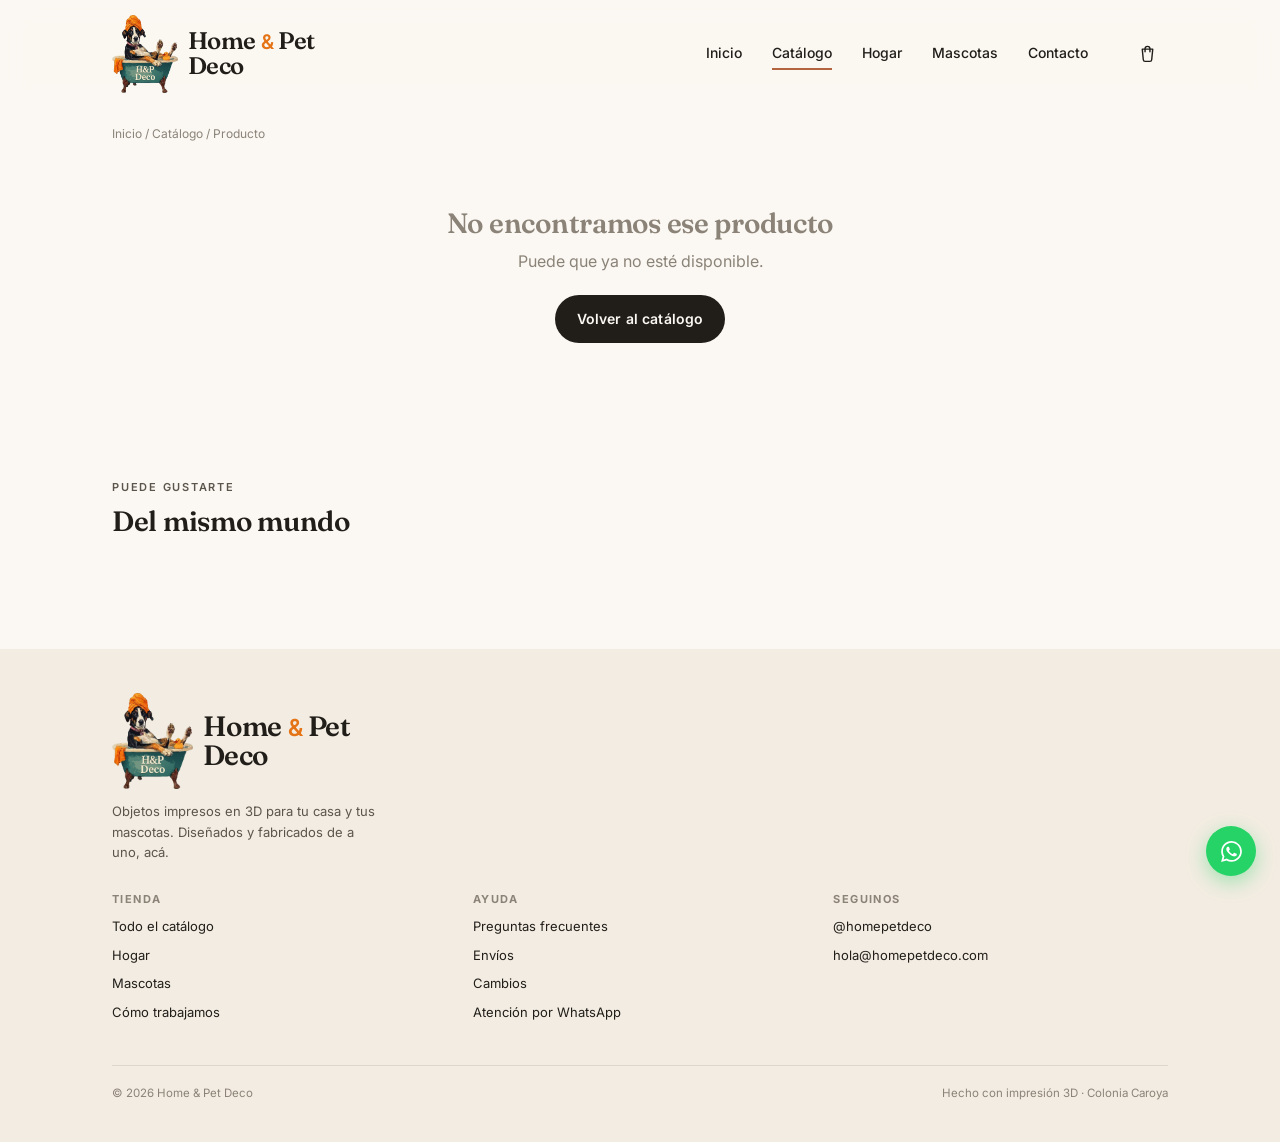
<file: producto.html>
<!DOCTYPE html>
<html lang="es">
<head>
<meta charset="utf-8">
<meta name="viewport" content="width=device-width, initial-scale=1, viewport-fit=cover">
<title>Producto — Home &amp; Pet Deco</title>
<meta name="description" content="Detalle del producto impreso en 3D: medidas, materiales, colores disponibles y tiempo de entrega.">
<meta name="theme-color" content="#FBF8F3">
<meta property="og:type" content="website">
<meta property="og:url" content="https://homeandpetdeco.com.ar/producto.html">
<meta property="og:site_name" content="Home &amp; Pet Deco">
<meta property="og:title" content="Producto — Home &amp; Pet Deco">
<meta property="og:description" content="Detalle del producto impreso en 3D: medidas, materiales, colores disponibles y tiempo de entrega.">
<meta property="og:image" content="https://homeandpetdeco.com.ar/assets/img/hero.jpg">
<meta name="twitter:card" content="summary_large_image">
<link rel="canonical" href="https://homeandpetdeco.com.ar/producto.html">
<link rel="icon" href="assets/img/favicon.png" type="image/png" sizes="64x64">
<link rel="apple-touch-icon" href="assets/img/apple-touch-icon.png">
<link rel="preconnect" href="https://fonts.googleapis.com">
<link rel="preconnect" href="https://fonts.gstatic.com" crossorigin>
<link href="https://fonts.googleapis.com/css2?family=Fraunces:ital,opsz,wght@0,9..144,500;0,9..144,600;1,9..144,500&family=Inter:wght@400;500;600;700&display=swap" rel="stylesheet">
<link rel="stylesheet" href="assets/css/styles.css?v=20261021">
</head>
<body>

<header class="header">
  <div class="header__inner">
    <a class="brand" href="index.html">
      <img class="brand__logo" src="assets/img/logo-header.png" alt="" width="241" height="288">
      <span class="brand__name">Home <em>&amp;</em> Pet<br>Deco</span>
    </a>

    <nav class="nav-desktop" aria-label="Navegación principal">
      <a href="index.html" class="">Inicio</a>
      <a href="catalogo.html" class="is-active">Catálogo</a>
      <a href="catalogo.html?cat=hogar">Hogar</a>
      <a href="catalogo.html?cat=mascotas">Mascotas</a>
      <a href="index.html#contacto">Contacto</a>
    </nav>

    <button class="icon-btn" data-open-cart aria-label="Abrir carrito">
      <svg viewBox="0 0 24 24" aria-hidden="true"><path d="M6 7h12l-1.2 12.2a2 2 0 0 1-2 1.8H9.2a2 2 0 0 1-2-1.8L6 7Z"/><path d="M9.2 10V6.6a2.8 2.8 0 0 1 5.6 0V10"/></svg>
      <span class="cart-count" data-cart-count>0</span>
    </button>

    <button class="icon-btn burger" data-open-menu aria-label="Abrir menú">
      <svg viewBox="0 0 24 24" aria-hidden="true"><path d="M4 7h16M4 12h16M4 17h16"/></svg>
    </button>
  </div>
</header>

<div class="mobile-menu" data-menu role="dialog" aria-modal="true" aria-label="Menú">
  <div class="mobile-menu__top">
    <span class="brand">
      <img class="brand__logo" src="assets/img/logo-header.png" alt="" width="241" height="288">
      <span class="brand__name">Home <em>&amp;</em> Pet<br>Deco</span>
    </span>
    <button class="icon-btn" data-close aria-label="Cerrar menú">
      <svg viewBox="0 0 24 24" aria-hidden="true"><path d="M6 6l12 12M18 6L6 18"/></svg>
    </button>
  </div>
  <nav>
    <a class="mobile-link" href="index.html">Inicio</a>
    <a class="mobile-link" href="catalogo.html">Catálogo<small>Todos los productos</small></a>
    <a class="mobile-link" href="catalogo.html?cat=hogar">Hogar<small>Jarrones, lámparas, maceteros</small></a>
    <a class="mobile-link" href="catalogo.html?cat=mascotas">Mascotas<small>Comederos, placas, juguetes</small></a>
    <a class="mobile-link" href="index.html#proceso">Cómo trabajamos</a>
    <a class="mobile-link" href="index.html#contacto">Contacto</a>
  </nav>
  <div class="mobile-menu__foot">
    <a class="btn btn--clay btn--block" data-wa="¡Hola! Quería hacerles una consulta.">Escribinos por WhatsApp</a>
    <a class="btn btn--ghost btn--block" data-ig>Instagram</a>
  </div>
</div>
<main class="pd">
  <div class="wrap">
    <nav class="crumbs" aria-label="Miga de pan">
      <a href="index.html">Inicio</a> / <a href="catalogo.html">Catálogo</a> / <span data-crumb>Producto</span>
    </nav>
    <div data-producto></div>
  </div>

  <section class="section" style="padding-bottom:20px">
    <div class="wrap">
      <div class="section__head">
        <p class="eyebrow">Puede gustarte</p>
        <h2 class="h-m">Del mismo mundo</h2>
      </div>
      <div class="grid" data-grid-relacionados></div>
    </div>
  </section>
</main>
<footer class="footer">
  <div class="wrap">
    <a class="brand" href="index.html">
      <img class="brand__logo" src="assets/img/logo-header.png" alt="" width="241" height="288">
      <span class="brand__name">Home <em>&amp;</em> Pet<br>Deco</span>
    </a>
    <p class="footer__about">Objetos impresos en 3D para tu casa y tus mascotas. Diseñados y fabricados de a uno, acá.</p>

    <div class="footer__cols">
      <div>
        <h4>Tienda</h4>
        <ul>
          <li><a href="catalogo.html">Todo el catálogo</a></li>
          <li><a href="catalogo.html?cat=hogar">Hogar</a></li>
          <li><a href="catalogo.html?cat=mascotas">Mascotas</a></li>
          <li><a href="index.html#proceso">Cómo trabajamos</a></li>
        </ul>
      </div>
      <div>
        <h4>Ayuda</h4>
        <ul>
          <li><a href="index.html#faq">Preguntas frecuentes</a></li>
          <li><a href="index.html#faq">Envíos</a></li>
          <li><a href="index.html#faq">Cambios</a></li>
          <li><a data-wa="¡Hola! Quería hacerles una consulta.">Atención por WhatsApp</a></li>
        </ul>
      </div>
      <div>
        <h4>Seguinos</h4>
        <ul>
          <li><a data-ig="texto">@homepetdeco</a></li>
          <li><a data-email="texto">hola@homepetdeco.com</a></li>
        </ul>
      </div>
    </div>

    <div class="footer__bottom">
      <span>© <span data-year>2026</span> Home &amp; Pet Deco</span>
      <span>Hecho con impresión 3D · Colonia Caroya</span>
    </div>
  </div>
</footer>

<div class="overlay" data-overlay data-close></div>

<aside class="drawer" data-drawer role="dialog" aria-modal="true" aria-label="Carrito">
  <div class="drawer__head">
    <h2>Tu carrito</h2>
    <button class="icon-btn" data-close aria-label="Cerrar carrito">
      <svg viewBox="0 0 24 24" aria-hidden="true"><path d="M6 6l12 12M18 6L6 18"/></svg>
    </button>
  </div>
  <div class="drawer__body" data-cart-body></div>
  <div class="drawer__foot" data-cart-foot hidden>
    <div class="drawer__total"><span>Total</span><b data-cart-total>$0</b></div>
    <p class="drawer__note" data-cart-note></p>
    <button class="btn btn--clay btn--block" data-checkout>Finalizar por WhatsApp</button>
  </div>
</aside>

<a class="fab" data-wa="¡Hola! Quería hacerles una consulta." aria-label="Escribinos por WhatsApp">
  <svg viewBox="0 0 24 24" aria-hidden="true"><path d="M12.04 2C6.58 2 2.13 6.45 2.13 11.91c0 1.75.46 3.45 1.32 4.95L2 22l5.25-1.38a9.9 9.9 0 0 0 4.79 1.22h.01c5.46 0 9.91-4.45 9.91-9.91 0-2.65-1.03-5.14-2.9-7.01A9.82 9.82 0 0 0 12.04 2Zm0 18.15h-.01a8.2 8.2 0 0 1-4.19-1.15l-.3-.18-3.12.82.83-3.04-.2-.31a8.18 8.18 0 0 1-1.26-4.38c0-4.54 3.7-8.23 8.25-8.23 2.2 0 4.27.86 5.83 2.41a8.19 8.19 0 0 1 2.41 5.83c0 4.54-3.7 8.23-8.24 8.23Zm4.52-6.16c-.25-.12-1.47-.72-1.69-.81-.23-.08-.39-.12-.56.13-.16.24-.64.8-.78.97-.15.16-.29.18-.53.06-.25-.13-1.05-.39-1.99-1.23-.74-.66-1.23-1.47-1.38-1.71-.14-.25-.01-.38.11-.5.11-.11.25-.29.37-.43.13-.15.17-.25.25-.41.08-.17.04-.31-.02-.43-.06-.12-.56-1.34-.76-1.84-.2-.48-.4-.42-.56-.43h-.47c-.17 0-.43.06-.66.31-.22.25-.87.85-.87 2.07s.89 2.4 1.02 2.56c.12.17 1.75 2.67 4.23 3.74.59.26 1.05.41 1.41.52.59.19 1.13.16 1.56.1.48-.07 1.47-.6 1.67-1.18.21-.58.21-1.07.15-1.18-.06-.11-.22-.17-.47-.29Z" /></svg>
</a>

<script src="assets/js/data.js?v=20261021"></script>
<script src="assets/js/app.js?v=20261021"></script>
</body>
</html>
</file>
<file: assets/css/styles.css>
/* ============================================================
   Home & Pet Deco — sistema de diseño
   Mobile-first. Paleta cálida, tipografía serif + sans.
   ============================================================ */

:root {
  /* Color */
  --cream:      #FBF8F3;
  --cream-2:    #F3ECE2;
  --sand:       #E7DCCC;
  --ink:        #211E1A;
  --ink-soft:   #5C554C;
  --ink-mute:   #8B8378;
  --clay:       #B4643E;
  --naranja:    #E47416;   /* naranja del logo */
  --clay-dark:  #97502E;
  --sage:       #7C8B72;
  --white:      #FFFFFF;
  --line:       rgba(33, 30, 26, .10);

  /* Tipografía */
  --font-display: "Fraunces", "Iowan Old Style", Georgia, serif;
  --font-body: "Inter", -apple-system, BlinkMacSystemFont, "Segoe UI", Roboto, sans-serif;

  /* Espaciado y formas */
  --pad: 20px;
  --radius-s: 10px;
  --radius-m: 16px;
  --radius-l: 24px;
  --radius-pill: 999px;

  --shadow-s: 0 1px 2px rgba(33,30,26,.05), 0 4px 14px rgba(33,30,26,.05);
  --shadow-m: 0 2px 6px rgba(33,30,26,.06), 0 16px 40px rgba(33,30,26,.10);
  --shadow-l: 0 -8px 40px rgba(33,30,26,.14);

  --header-h: 92px;
  --max: 1120px;
  --ease: cubic-bezier(.22,.61,.36,1);
}

/* ---------- Reset ---------- */
*, *::before, *::after { box-sizing: border-box; }
html { -webkit-text-size-adjust: 100%; scroll-behavior: smooth; }
body {
  margin: 0;
  background: var(--cream);
  color: var(--ink);
  font-family: var(--font-body);
  font-size: 15px;
  line-height: 1.6;
  -webkit-font-smoothing: antialiased;
  overflow-x: hidden;
}
img, svg { display: block; max-width: 100%; }
img { height: auto; }
a { color: inherit; text-decoration: none; }
button { font: inherit; color: inherit; border: 0; background: none; cursor: pointer; }
input, select, textarea { font: inherit; color: inherit; }
h1, h2, h3, h4 { font-family: var(--font-display); font-weight: 600; line-height: 1.15; letter-spacing: -.01em; margin: 0; }
p { margin: 0; }
ul { margin: 0; padding: 0; list-style: none; }
:focus-visible { outline: 2px solid var(--clay); outline-offset: 3px; border-radius: 4px; }

.wrap { width: 100%; max-width: var(--max); margin-inline: auto; padding-inline: var(--pad); }
.sr-only {
  position: absolute; width: 1px; height: 1px; padding: 0; margin: -1px;
  overflow: hidden; clip: rect(0 0 0 0); white-space: nowrap; border: 0;
}

/* ---------- Tipografía utilitaria ---------- */
.eyebrow {
  font-family: var(--font-body);
  font-size: 11px; font-weight: 600;
  letter-spacing: .16em; text-transform: uppercase;
  color: var(--clay);
}
.lead { color: var(--ink-soft); font-size: 15px; }
.h-xl { font-size: clamp(34px, 9vw, 60px); }
.h-l  { font-size: clamp(26px, 6.5vw, 40px); }
.h-m  { font-size: clamp(20px, 5vw, 28px); }

/* ---------- Botones ---------- */
.btn {
  display: inline-flex; align-items: center; justify-content: center; gap: 8px;
  min-height: 48px; padding: 0 22px;
  border-radius: var(--radius-pill);
  font-size: 14px; font-weight: 600; letter-spacing: .01em;
  transition: transform .18s var(--ease), background-color .18s var(--ease), box-shadow .18s var(--ease), color .18s var(--ease);
  text-align: center;
}
.btn:active { transform: scale(.97); }
.btn--primary { background: var(--ink); color: var(--cream); }
.btn--primary:hover { background: #000; }
.btn--clay { background: var(--clay); color: #fff; box-shadow: var(--shadow-s); }
.btn--clay:hover { background: var(--clay-dark); }
.btn--ghost { border: 1px solid var(--line); background: transparent; }
.btn--ghost:hover { background: var(--cream-2); }
.btn--block { width: 100%; }
.btn[disabled] { opacity: .45; pointer-events: none; }

/* ============================================================
   Header
   ============================================================ */
.header {
  position: sticky; top: 0; z-index: 60;
  height: var(--header-h);
  display: flex; align-items: center;
  background: rgba(251,248,243,.82);
  backdrop-filter: saturate(180%) blur(14px);
  -webkit-backdrop-filter: saturate(180%) blur(14px);
  border-bottom: 1px solid transparent;
  transition: border-color .3s var(--ease), background-color .3s var(--ease);
}
.header.is-stuck { border-bottom-color: var(--line); }
.header__inner {
  width: 100%; max-width: var(--max); margin-inline: auto;
  padding-inline: var(--pad);
  display: flex; align-items: center; gap: 12px;
}
.brand { display: flex; align-items: center; gap: 10px; margin-right: auto; }
.brand__logo { height: 64px; width: auto; flex: none; }
.brand__name {
  font-family: var(--font-display); font-weight: 600;
  font-size: 20px; line-height: 1.04; letter-spacing: -.015em; white-space: nowrap;
}
/* el ampersand de Fraunces se empasta a este tamaño: se usa el del cuerpo */
.brand__name em {
  font-style: normal; color: var(--naranja);
  font-family: var(--font-body); font-size: .84em; font-weight: 600;
}
.footer .brand__logo { height: 82px; }
.footer .brand__name { font-size: 24px; }

.nav-desktop { display: none; }

.icon-btn {
  position: relative;
  width: 42px; height: 42px; flex: none;
  display: grid; place-items: center;
  border-radius: var(--radius-pill);
  transition: background-color .18s var(--ease);
}
.icon-btn:hover { background: var(--cream-2); }
.icon-btn svg { width: 21px; height: 21px; stroke: var(--ink); stroke-width: 1.6; fill: none; stroke-linecap: round; stroke-linejoin: round; }
.cart-count {
  position: absolute; top: 4px; right: 3px;
  min-width: 17px; height: 17px; padding: 0 4px;
  display: grid; place-items: center;
  background: var(--clay); color: #fff;
  font-size: 10px; font-weight: 700; line-height: 1;
  border-radius: var(--radius-pill);
  transform: scale(0); transition: transform .22s var(--ease);
}
.cart-count.is-visible { transform: scale(1); }

/* Menú móvil */
.mobile-menu {
  position: fixed; inset: 0; z-index: 90;
  background: var(--cream);
  padding: var(--pad);
  display: flex; flex-direction: column;
  transform: translateY(-100%);
  transition: transform .38s var(--ease);
  visibility: hidden;
}
.mobile-menu.is-open { transform: translateY(0); visibility: visible; }
.mobile-menu__top { display: flex; align-items: center; min-height: var(--header-h); margin-bottom: 18px; }
.mobile-menu__top .brand { margin-right: auto; }
.mobile-menu a.mobile-link {
  display: block; padding: 14px 0;
  font-family: var(--font-display); font-size: 30px;
  border-bottom: 1px solid var(--line);
}
.mobile-menu a.mobile-link small {
  display: block; font-family: var(--font-body);
  font-size: 12px; color: var(--ink-mute); letter-spacing: .02em; margin-top: 2px;
}
.mobile-menu__foot { margin-top: auto; padding-top: 24px; display: grid; gap: 10px; }

/* ============================================================
   Hero
   ============================================================ */
.hero { position: relative; padding: 22px 0 12px; overflow: hidden; }
.hero__blob {
  position: absolute; z-index: 0; border-radius: 50%;
  filter: blur(46px); opacity: .5; pointer-events: none;
}
.hero__blob--a { width: 300px; height: 300px; background: #E8C9B4; top: -90px; right: -110px; }
.hero__blob--b { width: 260px; height: 260px; background: #CFD8C6; bottom: -120px; left: -110px; }
.hero__inner { position: relative; z-index: 1; }
.hero h1 { margin: 0; }
.hero h1 em { font-style: italic; color: var(--clay); }
.hero .lead { margin-top: 14px; max-width: 46ch; }
.hero__cta { display: flex; flex-wrap: wrap; gap: 10px; margin-top: 26px; }
.hero__art { margin-top: 34px; position: relative; }
.hero__art img {
  width: 100%; border-radius: var(--radius-l);
  background: var(--cream-2); box-shadow: var(--shadow-m);
}
.hero__badge {
  position: absolute; left: 12px; bottom: 12px;
  display: flex; align-items: center; gap: 8px;
  padding: 9px 14px 9px 10px;
  background: rgba(255,255,255,.92);
  backdrop-filter: blur(8px);
  border-radius: var(--radius-pill);
  box-shadow: var(--shadow-s);
  font-size: 12px; font-weight: 600;
}
.hero__badge span.dot { width: 8px; height: 8px; border-radius: 50%; background: var(--sage); flex: none; }

/* Tira de valores */
.values {
  margin-top: 30px;
  display: grid; grid-template-columns: repeat(2, 1fr); gap: 10px;
}
.value {
  background: var(--white); border: 1px solid var(--line);
  border-radius: var(--radius-m); padding: 14px;
}
.value svg { width: 20px; height: 20px; stroke: var(--clay); stroke-width: 1.5; fill: none; stroke-linecap: round; stroke-linejoin: round; margin-bottom: 8px; }
.value b { display: block; font-size: 13px; }
.value small { color: var(--ink-mute); font-size: 12px; line-height: 1.45; display: block; margin-top: 2px; }

/* ============================================================
   Secciones
   ============================================================ */
.section { padding: 56px 0; }
.section--tint { background: var(--cream-2); }
.section__head { margin-bottom: 22px; }
.section__head h2 { margin-top: 8px; }
.section__head p { margin-top: 10px; color: var(--ink-soft); max-width: 52ch; }
.section__head--row { display: flex; align-items: flex-end; justify-content: space-between; gap: 16px; }
.link-arrow {
  display: inline-flex; align-items: center; gap: 6px;
  font-size: 13px; font-weight: 600; color: var(--clay); white-space: nowrap;
}
.link-arrow svg { width: 15px; height: 15px; stroke: currentColor; stroke-width: 1.8; fill: none; stroke-linecap: round; stroke-linejoin: round; transition: transform .2s var(--ease); }
.link-arrow:hover svg { transform: translateX(3px); }

/* Categorías */
.cats { display: grid; gap: 12px; }
.cat {
  position: relative; overflow: hidden;
  display: flex; align-items: flex-end;
  min-height: 190px; padding: 18px;
  border-radius: var(--radius-l);
  background: var(--sand);
  box-shadow: var(--shadow-s);
  transition: transform .3s var(--ease), box-shadow .3s var(--ease);
}
.cat:hover { transform: translateY(-3px); box-shadow: var(--shadow-m); }
.cat--home { background: linear-gradient(150deg, #EFE1D2, #E3D2BE); }
.cat--pet  { background: linear-gradient(150deg, #DFE6D9, #CBD7C3); }
.cat__art { position: absolute; right: -14px; top: -10px; width: 168px; opacity: .95; pointer-events: none; }
.cat__body { position: relative; z-index: 1; }
.cat h3 { font-size: 24px; }
.cat p { font-size: 13px; color: var(--ink-soft); margin-top: 4px; max-width: 22ch; }
.cat .link-arrow { margin-top: 10px; color: var(--ink); }

/* ============================================================
   Grilla de productos
   ============================================================ */
.grid {
  display: grid;
  grid-template-columns: repeat(2, minmax(0, 1fr));
  gap: 14px 12px;
}
.card { display: flex; flex-direction: column; height: 100%; }
.card__top { position: relative; }
.card__media {
  position: relative;
  border-radius: var(--radius-m);
  overflow: hidden;
  background: var(--cream-2);
  aspect-ratio: 1 / 1;
}
.card__media img {
  width: 100%; height: 100%; object-fit: cover;
  transition: transform .5s var(--ease);
}
.card:hover .card__media img { transform: scale(1.04); }
.card__tag {
  position: absolute; top: 9px; left: 9px;
  padding: 4px 9px;
  background: rgba(255,255,255,.94);
  border-radius: var(--radius-pill);
  font-size: 10px; font-weight: 700;
  letter-spacing: .06em; text-transform: uppercase;
}
.card__tag--clay { background: var(--clay); color: #fff; }
.card__add {
  position: absolute; right: 8px; bottom: 8px;
  width: 38px; height: 38px;
  display: grid; place-items: center;
  background: var(--white); color: var(--ink);
  border-radius: 50%;
  box-shadow: var(--shadow-s);
  transition: background-color .18s var(--ease), color .18s var(--ease), transform .18s var(--ease);
}
.card__add svg { width: 17px; height: 17px; stroke: currentColor; stroke-width: 1.9; fill: none; stroke-linecap: round; }
.card__add:hover { background: var(--ink); color: var(--cream); }
.card__add:active { transform: scale(.9); }
.card__add.is-done { background: var(--sage); color: #fff; }
.card__body { padding: 10px 2px 0; display: flex; flex-direction: column; flex: 1; }
.card__name { font-family: var(--font-body); font-size: 13.5px; font-weight: 600; line-height: 1.35; }
.card__meta { font-size: 11.5px; color: var(--ink-mute); margin-top: 2px; }
.card__price { font-size: 14px; font-weight: 700; margin-top: auto; padding-top: 6px; }

/* Filtros */
.toolbar {
  position: sticky; top: var(--header-h); z-index: 40;
  background: var(--cream);
  padding: 12px 0;
  margin-bottom: 6px;
  border-bottom: 1px solid var(--line);
}
.chips {
  display: flex; gap: 8px; overflow-x: auto;
  scrollbar-width: none; -ms-overflow-style: none;
  padding-bottom: 2px;
}
.chips::-webkit-scrollbar { display: none; }
.chip {
  flex: none;
  padding: 8px 15px;
  border: 1px solid var(--line);
  border-radius: var(--radius-pill);
  font-size: 13px; font-weight: 500; white-space: nowrap;
  background: var(--white);
  transition: all .18s var(--ease);
}
.chip[aria-pressed="true"] { background: var(--ink); color: var(--cream); border-color: var(--ink); }
.toolbar__row { display: flex; align-items: center; gap: 10px; margin-top: 10px; }
.count { font-size: 12px; color: var(--ink-mute); margin-right: auto; }
.select {
  appearance: none;
  padding: 8px 30px 8px 12px;
  border: 1px solid var(--line); border-radius: var(--radius-pill);
  background: var(--white) url("data:image/svg+xml,%3Csvg xmlns='http://www.w3.org/2000/svg' width='12' height='12' viewBox='0 0 24 24' fill='none' stroke='%235C554C' stroke-width='2.4' stroke-linecap='round'%3E%3Cpath d='M6 9l6 6 6-6'/%3E%3C/svg%3E") no-repeat right 11px center;
  font-size: 13px;
}
.empty { text-align: center; padding: 50px 0; color: var(--ink-mute); }

/* ============================================================
   Producto (detalle)
   ============================================================ */
.pd { padding: 16px 0 110px; }
.crumbs { font-size: 12px; color: var(--ink-mute); margin-bottom: 14px; }
.crumbs a:hover { color: var(--ink); }
.pd__media {
  border-radius: var(--radius-l); overflow: hidden;
  background: var(--cream-2); aspect-ratio: 1 / 1;
}
.pd__media img { width: 100%; height: 100%; object-fit: cover; }
.pd__head { margin-top: 20px; }
.pd__head h1 { font-size: clamp(26px, 7vw, 38px); margin-top: 8px; }
.pd__price { font-size: 22px; font-weight: 700; margin-top: 12px; }
.pd__desc { margin-top: 14px; color: var(--ink-soft); }
.pd__block { margin-top: 26px; }
.pd__block h3 { font-family: var(--font-body); font-size: 12px; font-weight: 700; letter-spacing: .12em; text-transform: uppercase; color: var(--ink-mute); margin-bottom: 10px; }
.swatches { display: flex; gap: 10px; flex-wrap: wrap; }
.swatch {
  width: 38px; height: 38px; border-radius: 50%;
  border: 2px solid transparent; box-shadow: inset 0 0 0 1px var(--line);
  transition: border-color .18s var(--ease);
}
.swatch[aria-pressed="true"] { border-color: var(--ink); }
.specs { border-top: 1px solid var(--line); }
.specs div {
  display: flex; justify-content: space-between; gap: 16px;
  padding: 11px 0; border-bottom: 1px solid var(--line);
  font-size: 13.5px;
}
.specs dt { color: var(--ink-mute); }
.specs dd { margin: 0; font-weight: 500; text-align: right; }

.qty { display: inline-flex; align-items: center; border: 1px solid var(--line); border-radius: var(--radius-pill); background: var(--white); }
.qty button { width: 40px; height: 44px; display: grid; place-items: center; font-size: 18px; color: var(--ink-soft); }
.qty button:hover { color: var(--ink); }
.qty span { min-width: 26px; text-align: center; font-weight: 600; font-size: 14px; }

.buybar {
  position: fixed; left: 0; right: 0; bottom: 0; z-index: 50;
  display: flex; gap: 10px; align-items: center;
  padding: 12px var(--pad) calc(12px + env(safe-area-inset-bottom));
  background: rgba(251,248,243,.94);
  backdrop-filter: blur(14px); -webkit-backdrop-filter: blur(14px);
  border-top: 1px solid var(--line);
}
.buybar .btn { flex: 1; }

/* ============================================================
   Carrito (drawer)
   ============================================================ */
.overlay {
  position: fixed; inset: 0; z-index: 80;
  background: rgba(33,30,26,.42);
  opacity: 0; visibility: hidden;
  transition: opacity .3s var(--ease), visibility .3s var(--ease);
}
.overlay.is-open { opacity: 1; visibility: visible; }
.drawer {
  position: fixed; z-index: 85; right: 0; bottom: 0; left: 0;
  max-height: 88vh;
  display: flex; flex-direction: column;
  background: var(--cream);
  border-radius: var(--radius-l) var(--radius-l) 0 0;
  box-shadow: var(--shadow-l);
  transform: translateY(101%);
  transition: transform .38s var(--ease);
  visibility: hidden;
}
.drawer.is-open { transform: translateY(0); visibility: visible; }
.drawer__head {
  display: flex; align-items: center; gap: 12px;
  padding: 16px var(--pad) 12px;
  border-bottom: 1px solid var(--line);
}
.drawer__head h2 { font-size: 19px; margin-right: auto; }
.drawer__body { overflow-y: auto; -webkit-overflow-scrolling: touch; padding: 6px var(--pad); flex: 1; }
.drawer__foot {
  padding: 14px var(--pad) calc(16px + env(safe-area-inset-bottom));
  border-top: 1px solid var(--line);
  background: var(--cream);
}
.drawer__total { display: flex; justify-content: space-between; align-items: baseline; margin-bottom: 4px; }
.drawer__total b { font-size: 20px; font-family: var(--font-display); }
.drawer__note { font-size: 11.5px; color: var(--ink-mute); margin: 6px 0 12px; }

.line { display: flex; gap: 12px; padding: 14px 0; border-bottom: 1px solid var(--line); }
.line__img { width: 66px; height: 66px; flex: none; border-radius: var(--radius-s); overflow: hidden; background: var(--cream-2); }
.line__img img { width: 100%; height: 100%; object-fit: cover; }
.line__body { flex: 1; min-width: 0; }
.line__name { font-size: 13.5px; font-weight: 600; line-height: 1.3; }
.line__meta { font-size: 11.5px; color: var(--ink-mute); margin-top: 2px; }
.line__row { display: flex; align-items: center; justify-content: space-between; margin-top: 8px; gap: 10px; }
.line .qty button { width: 32px; height: 32px; font-size: 15px; }
.line .qty span { min-width: 20px; font-size: 13px; }
.line__price { font-size: 13.5px; font-weight: 700; }
.line__del { font-size: 11.5px; color: var(--ink-mute); text-decoration: underline; }
.line__del:hover { color: var(--clay); }
.cart-empty { text-align: center; padding: 46px 10px; }
.cart-empty p { color: var(--ink-mute); margin: 8px 0 18px; font-size: 13.5px; }

/* ============================================================
   Proceso / Nosotros / Contacto
   ============================================================ */
.steps { display: grid; gap: 12px; counter-reset: s; }
.step {
  position: relative;
  background: var(--white); border: 1px solid var(--line);
  border-radius: var(--radius-m); padding: 18px 18px 18px 58px;
}
.step::before {
  counter-increment: s; content: counter(s, decimal-leading-zero);
  position: absolute; left: 18px; top: 17px;
  font-family: var(--font-display); font-size: 17px; color: var(--clay);
}
.step b { display: block; font-size: 14.5px; }
.step p { font-size: 13px; color: var(--ink-soft); margin-top: 3px; }

.quote {
  background: var(--white); border-radius: var(--radius-l);
  padding: 26px 22px; box-shadow: var(--shadow-s);
}
.quote p { font-family: var(--font-display); font-size: 19px; line-height: 1.4; }
.quote footer { margin-top: 14px; font-size: 12.5px; color: var(--ink-mute); }

.faq details {
  border-bottom: 1px solid var(--line);
  padding: 4px 0;
}
.faq summary {
  list-style: none; cursor: pointer;
  padding: 14px 30px 14px 0; position: relative;
  font-weight: 600; font-size: 14.5px;
}
.faq summary::-webkit-details-marker { display: none; }
.faq summary::after {
  content: ""; position: absolute; right: 6px; top: 50%;
  width: 9px; height: 9px; margin-top: -6px;
  border-right: 1.8px solid var(--ink-mute); border-bottom: 1.8px solid var(--ink-mute);
  transform: rotate(45deg); transition: transform .25s var(--ease);
}
.faq details[open] summary::after { transform: rotate(-135deg); margin-top: -2px; }
.faq p { padding: 0 0 16px; color: var(--ink-soft); font-size: 13.5px; }

.contact-card {
  background: var(--ink); color: var(--cream);
  border-radius: var(--radius-l); padding: 30px 22px;
}
.contact-card h2 { color: var(--cream); }
.contact-card p { color: rgba(251,248,243,.72); margin-top: 10px; font-size: 14px; }
.contact-card .btn--clay { margin-top: 20px; }
.contact-list { margin-top: 22px; display: grid; gap: 12px; }
.contact-list a { display: flex; align-items: center; gap: 10px; font-size: 13.5px; }
.contact-list svg { width: 17px; height: 17px; stroke: var(--clay); stroke-width: 1.6; fill: none; stroke-linecap: round; stroke-linejoin: round; flex: none; }

/* ============================================================
   Footer
   ============================================================ */
.footer { background: var(--cream-2); padding: 44px 0 86px; margin-top: 10px; }
.footer .brand { margin-bottom: 12px; }
.footer__about { font-size: 13px; color: var(--ink-soft); max-width: 34ch; }
.footer__cols { display: grid; grid-template-columns: 1fr 1fr; gap: 26px; margin-top: 30px; }
.footer h4 { font-family: var(--font-body); font-size: 11px; font-weight: 700; letter-spacing: .13em; text-transform: uppercase; color: var(--ink-mute); margin-bottom: 10px; }
.footer li { margin-bottom: 8px; font-size: 13px; }
.footer li a:hover { color: var(--clay); }
.footer__bottom {
  margin-top: 34px; padding-top: 18px; border-top: 1px solid var(--line);
  display: flex; flex-wrap: wrap; gap: 8px; justify-content: space-between;
  font-size: 11.5px; color: var(--ink-mute);
}

/* WhatsApp flotante */
.fab {
  position: fixed; right: 16px; bottom: calc(16px + env(safe-area-inset-bottom)); z-index: 45;
  width: 50px; height: 50px; border-radius: 50%;
  display: grid; place-items: center;
  background: #25D366; color: #fff;
  box-shadow: 0 6px 20px rgba(37,211,102,.4);
  transition: transform .2s var(--ease);
}
.fab:hover { transform: scale(1.06); }
.fab svg { width: 25px; height: 25px; fill: currentColor; }

/* Toast */
.toast {
  position: fixed; left: 50%; bottom: 104px; z-index: 95;
  transform: translate(-50%, 20px);
  padding: 11px 18px; border-radius: var(--radius-pill);
  background: var(--ink); color: var(--cream);
  font-size: 13px; font-weight: 500;
  box-shadow: var(--shadow-m);
  opacity: 0; pointer-events: none;
  transition: opacity .25s var(--ease), transform .25s var(--ease);
  max-width: calc(100vw - 40px); text-align: center;
}
.toast.is-visible { opacity: 1; transform: translate(-50%, 0); }

/* Animación de entrada */
.reveal { opacity: 0; transform: translateY(18px); }
.reveal.is-in { opacity: 1; transform: none; transition: opacity .6s var(--ease), transform .6s var(--ease); }

body.is-locked { overflow: hidden; }

/* ============================================================
   Tablet / Desktop
   ============================================================ */
@media (min-width: 700px) {
  :root { --pad: 32px; --header-h: 108px; }
  body { font-size: 16px; }
  .brand__logo { height: 78px; }
  .brand__name { font-size: 24px; }
  .footer .brand__logo { height: 96px; }
  .footer .brand__name { font-size: 28px; }
  .values { grid-template-columns: repeat(4, 1fr); }
  .cats { grid-template-columns: 1fr 1fr; }
  .cat { min-height: 260px; padding: 24px; }
  .cat__art { width: 210px; }
  .grid { grid-template-columns: repeat(3, minmax(0, 1fr)); gap: 26px 20px; }
  .card__name { font-size: 15px; }
  .card__price { font-size: 15px; }
  .steps { grid-template-columns: repeat(3, 1fr); }
  .footer { padding-bottom: 40px; }
  .section { padding: 76px 0; }
  .hero { padding: 30px 0 20px; }
  .footer__cols { grid-template-columns: repeat(3, 1fr); }
  .drawer {
    left: auto; top: 0; width: 420px; max-height: none;
    border-radius: 0;
    transform: translateX(101%);
  }
  .drawer.is-open { transform: translateX(0); }
  .quote { padding: 40px; }
  .quote p { font-size: 24px; }
  .contact-card { padding: 48px; }
}

@media (min-width: 900px) {
  .nav-desktop { display: flex; align-items: center; gap: 30px; margin-right: 26px; }
  .nav-desktop a { font-size: 14px; font-weight: 500; position: relative; }
  .nav-desktop a::after {
    content: ""; position: absolute; left: 0; right: 0; bottom: -5px; height: 1.5px;
    background: var(--clay); transform: scaleX(0); transform-origin: left;
    transition: transform .25s var(--ease);
  }
  .nav-desktop a:hover::after, .nav-desktop a.is-active::after { transform: scaleX(1); }
  .burger { display: none; }
  .grid { grid-template-columns: repeat(4, minmax(0, 1fr)); }
  .hero__inner { display: grid; grid-template-columns: 1fr 1fr; gap: 50px; align-items: center; }
  .hero__art { margin-top: 0; }
  .pd__layout { display: grid; grid-template-columns: 1fr 1fr; gap: 54px; align-items: start; }
  .pd { padding-bottom: 60px; }
  .pd__head { margin-top: 0; }
  .buybar {
    position: static; background: none; border: 0; padding: 22px 0 0;
    backdrop-filter: none; -webkit-backdrop-filter: none;
  }
  .fab { bottom: 24px; right: 24px; }
}

@media (prefers-reduced-motion: reduce) {
  *, *::before, *::after { animation-duration: .01ms !important; transition-duration: .01ms !important; scroll-behavior: auto !important; }
  .reveal { opacity: 1; transform: none; }
}
</file>
<file: assets/css/admin.css>
/* ============================================================
   Home & Pet Deco — panel de carga
   Hereda la paleta del sitio (styles.css) y agrega lo del panel.
   ============================================================ */

.admin { background: var(--cream-2); min-height: 100vh; }

/* ---------- Barra superior ---------- */
.abar {
  position: sticky; top: 0; z-index: 50;
  display: flex; align-items: center; gap: 10px;
  padding: 10px var(--pad);
  background: var(--ink); color: var(--cream);
}
.abar__logo { height: 34px; width: auto; flex: none; }
.abar__t { font-family: var(--font-display); font-size: 15px; margin-right: auto; }
.abar__t small { display: block; font-family: var(--font-body); font-size: 11px; opacity: .6; }
.abar .btn { min-height: 38px; padding: 0 14px; font-size: 13px; }
.abar .btn--ghost { border-color: rgba(251,248,243,.28); color: var(--cream); }
.abar .btn--ghost:hover { background: rgba(251,248,243,.12); }

/* ---------- Pestañas ---------- */
.tabs { display: flex; gap: 4px; padding: 10px var(--pad) 0; background: var(--cream-2); }
.tab {
  padding: 9px 16px; border-radius: var(--radius-s) var(--radius-s) 0 0;
  font-size: 13.5px; font-weight: 600; color: var(--ink-mute);
}
.tab[aria-selected="true"] { background: var(--cream); color: var(--ink); }

/* ---------- Estructura ---------- */
.panel { padding: 16px var(--pad) 90px; background: var(--cream); }
.cols { display: grid; gap: 16px; }
@media (min-width: 900px) {
  .cols { grid-template-columns: 300px 1fr; align-items: start; }
  .lista-wrap { position: sticky; top: 74px; }
}

/* ---------- Lista de productos ---------- */
.buscador {
  width: 100%; padding: 9px 12px; margin-bottom: 8px;
  border: 1px solid var(--line); border-radius: var(--radius-pill);
  background: var(--white); font-size: 13.5px;
}
.lista { max-height: 62vh; overflow-y: auto; border: 1px solid var(--line); border-radius: var(--radius-m); background: var(--white); }
.item {
  display: flex; align-items: center; gap: 9px; width: 100%;
  padding: 9px 11px; border-bottom: 1px solid var(--line);
  text-align: left; font-size: 13px; cursor: pointer;
}
.item:last-child { border-bottom: 0; }
.item:hover { background: var(--cream-2); }
.item[aria-current="true"] { background: var(--sand); }
.item img { width: 34px; height: 34px; border-radius: 7px; object-fit: cover; background: var(--cream-2); flex: none; }
.item b { display: block; font-weight: 600; line-height: 1.25; }
.item small { color: var(--ink-mute); font-size: 11px; }
.item .punto { width: 7px; height: 7px; border-radius: 50%; background: var(--sage); flex: none; margin-left: auto; }
.item .punto.off { background: #C9553F; }

/* ---------- Formulario ---------- */
.form { background: var(--white); border: 1px solid var(--line); border-radius: var(--radius-m); padding: 18px; }
.form h2 { font-size: 19px; margin-bottom: 4px; }
.form__sub { font-size: 12.5px; color: var(--ink-mute); margin-bottom: 16px; }
.campos { display: grid; gap: 13px; }
@media (min-width: 620px) { .campos { grid-template-columns: 1fr 1fr; } .ancho { grid-column: 1 / -1; } }
label { display: block; font-size: 12px; font-weight: 600; color: var(--ink-soft); margin-bottom: 4px; }
label span { font-weight: 400; color: var(--ink-mute); }
input[type=text], input[type=number], textarea, select.campo {
  width: 100%; padding: 9px 11px;
  border: 1px solid var(--line); border-radius: var(--radius-s);
  background: var(--cream); font-size: 14px;
}
textarea { min-height: 96px; resize: vertical; line-height: 1.5; }
input:focus, textarea:focus, select:focus { outline: 2px solid var(--clay); outline-offset: 1px; }
.check { display: flex; align-items: center; gap: 8px; font-size: 13.5px; font-weight: 500; padding-top: 20px; }
.check input { width: 17px; height: 17px; accent-color: var(--clay); }
.ayuda { font-size: 11.5px; color: var(--ink-mute); margin-top: 4px; line-height: 1.45; }
.error { color: #B3402A; font-size: 11.5px; margin-top: 4px; }
input.mal, textarea.mal { border-color: #B3402A; }

/* ---------- Colores del producto ---------- */
.colores { display: flex; flex-wrap: wrap; gap: 7px; }
.color-chip {
  display: inline-flex; align-items: center; gap: 6px;
  padding: 5px 11px 5px 6px;
  border: 1px solid var(--line); border-radius: var(--radius-pill);
  background: var(--cream); font-size: 12.5px;
}
.color-chip i { width: 15px; height: 15px; border-radius: 50%; box-shadow: inset 0 0 0 1px rgba(0,0,0,.12); }
.color-chip[aria-pressed="true"] { background: var(--ink); color: var(--cream); border-color: var(--ink); }

/* ---------- Acciones ---------- */
.acciones { display: flex; flex-wrap: wrap; gap: 8px; margin-top: 18px; padding-top: 16px; border-top: 1px solid var(--line); }
.acciones .crece { margin-right: auto; }
.btn--peligro { color: #B3402A; border: 1px solid rgba(179,64,42,.3); }
.btn--peligro:hover { background: rgba(179,64,42,.08); }

/* ---------- Vista previa ---------- */
.previa { margin-top: 16px; }
/* solo el rótulo de la sección: el h3 del nombre en la tarjeta conserva su estilo */
.previa > h3 { font-family: var(--font-body); font-size: 11px; font-weight: 700; letter-spacing: .12em; text-transform: uppercase; color: var(--ink-mute); margin-bottom: 9px; }
.previa .card { max-width: 190px; }

/* ---------- Aviso de guardado ---------- */
.aviso {
  position: fixed; left: 0; right: 0; bottom: 0; z-index: 60;
  display: flex; align-items: center; gap: 12px;
  padding: 11px var(--pad) calc(11px + env(safe-area-inset-bottom));
  background: var(--ink); color: var(--cream);
  font-size: 13px;
  transform: translateY(100%); transition: transform .3s var(--ease);
}
.aviso.on { transform: translateY(0); }
.aviso b { color: #F0C89B; }
.aviso .btn { min-height: 36px; padding: 0 14px; font-size: 12.5px; margin-left: auto; }

/* ---------- Configuración del negocio ---------- */
.bloque { background: var(--white); border: 1px solid var(--line); border-radius: var(--radius-m); padding: 18px; margin-bottom: 14px; }
.bloque > h2 { font-size: 18px; margin-bottom: 3px; }
.bloque > p { font-size: 12.5px; color: var(--ink-mute); margin-bottom: 15px; }

/* ---------- Modal de exportación ---------- */
.modal { position: fixed; inset: 0; z-index: 90; display: none; place-items: center; padding: 16px; background: rgba(33,30,26,.5); }
.modal.on { display: grid; }
.modal__caja { background: var(--cream); border-radius: var(--radius-l); padding: 22px; width: min(680px, 100%); max-height: 88vh; display: flex; flex-direction: column; }
.modal h2 { font-size: 20px; margin-bottom: 6px; }
.modal p { font-size: 13.5px; color: var(--ink-soft); margin-bottom: 14px; }
.modal ol { padding-left: 20px; margin: 0 0 14px; font-size: 13.5px; color: var(--ink-soft); list-style: decimal; }
.modal ol li { margin-bottom: 6px; }
.modal textarea { flex: 1; min-height: 170px; font-family: ui-monospace, Menlo, Consolas, monospace; font-size: 11.5px; background: var(--white); }
.modal__pie { display: flex; gap: 8px; margin-top: 14px; }

/* ============================================================
   Panel completo: resumen, fotos, colores, categorías, precios
   ============================================================ */

/* ---------- Resumen ---------- */
.resumen { display: grid; grid-template-columns: repeat(2, 1fr); gap: 8px; margin-bottom: 14px; }
@media (min-width: 700px) { .resumen { grid-template-columns: repeat(5, 1fr); } }
.dato {
  background: var(--white); border: 1px solid var(--line);
  border-radius: var(--radius-s); padding: 11px 13px;
}
.dato b { display: block; font-family: var(--font-display); font-size: 21px; line-height: 1.1; }
.dato span { font-size: 11.5px; color: var(--ink-mute); }

/* ---------- Filtros de la lista ---------- */
.filtros { display: grid; gap: 6px; margin-bottom: 8px; }
.filtros .select { width: 100%; }
.vacio-lista { padding: 22px; text-align: center; color: var(--ink-mute); font-size: 13px; }
.item .estrella { color: var(--naranja); font-size: 12px; margin-left: auto; }
.item .estrella + .punto { margin-left: 6px; }

/* ---------- Foto del producto ---------- */
.foto {
  display: flex; gap: 13px; align-items: flex-start;
  border: 1px dashed var(--line); border-radius: var(--radius-m);
  padding: 13px; background: var(--cream);
}
.foto-previa {
  width: 104px; height: 104px; flex: none;
  border-radius: var(--radius-s); object-fit: cover; background: var(--cream-2);
}
.foto-datos { min-width: 0; }
.foto-datos b { display: block; font-size: 13px; word-break: break-all; }
.foto-datos small { display: block; color: var(--ink-mute); font-size: 11.5px; margin-top: 2px; }
.foto-acciones { display: flex; gap: 7px; margin-top: 10px; }
.foto-acciones .btn { min-height: 34px; padding: 0 13px; font-size: 12.5px; }
.foto-vacia { text-align: center; width: 100%; padding: 6px 0; }
.foto-vacia p { font-size: 12.5px; color: var(--ink-mute); margin-bottom: 10px; }
.foto-vacia code { font-size: 11.5px; }

/* ---------- Colores y categorías ---------- */
.fila-color {
  display: flex; align-items: center; gap: 9px;
  padding: 8px 0; border-bottom: 1px solid var(--line);
}
.fila-color:last-child { border-bottom: 0; }
.fila-color input[type=color] {
  width: 38px; height: 34px; flex: none; padding: 2px;
  border: 1px solid var(--line); border-radius: var(--radius-s); background: var(--white);
}
.fila-color input[type=text] { flex: 1; min-width: 0; }
.fila-color small { color: var(--ink-mute); font-size: 11.5px; white-space: nowrap; }
.fila-color .btn { min-height: 32px; padding: 0 11px; font-size: 12px; }
.alta { display: flex; gap: 8px; align-items: center; margin-top: 13px; padding-top: 13px; border-top: 1px solid var(--line); }
.alta input[type=text] { flex: 1; }
.alta input[type=color] { width: 38px; height: 38px; flex: none; padding: 2px; border: 1px solid var(--line); border-radius: var(--radius-s); background: var(--white); }

/* ---------- Precios en masa ---------- */
.precios { display: grid; gap: 10px; }
@media (min-width: 700px) { .precios { grid-template-columns: repeat(4, 1fr); align-items: end; } }

/* ---------- Aviso flotante ---------- */
.toast {
  position: fixed; left: 50%; bottom: 76px; z-index: 95;
  transform: translate(-50%, 16px);
  max-width: calc(100vw - 32px);
  padding: 11px 18px; border-radius: var(--radius-pill);
  background: var(--ink); color: var(--cream);
  font-size: 13px; text-align: center;
  box-shadow: var(--shadow-m);
  opacity: 0; pointer-events: none;
  transition: opacity .25s var(--ease), transform .25s var(--ease);
}
.toast.on { opacity: 1; transform: translate(-50%, 0); }
.toast.malo { background: #8E3320; }

/* ---------- Modal de exportación ---------- */
.zip-lista { padding-left: 20px; margin: 0 0 14px; font-size: 13.5px; color: var(--ink-soft); list-style: disc; }
.zip-lista li { margin-bottom: 4px; }
.modal details { margin-bottom: 12px; }
.modal summary { cursor: pointer; font-size: 13px; color: var(--ink-mute); padding: 6px 0; }
.modal details[open] summary { margin-bottom: 8px; }
</file>
